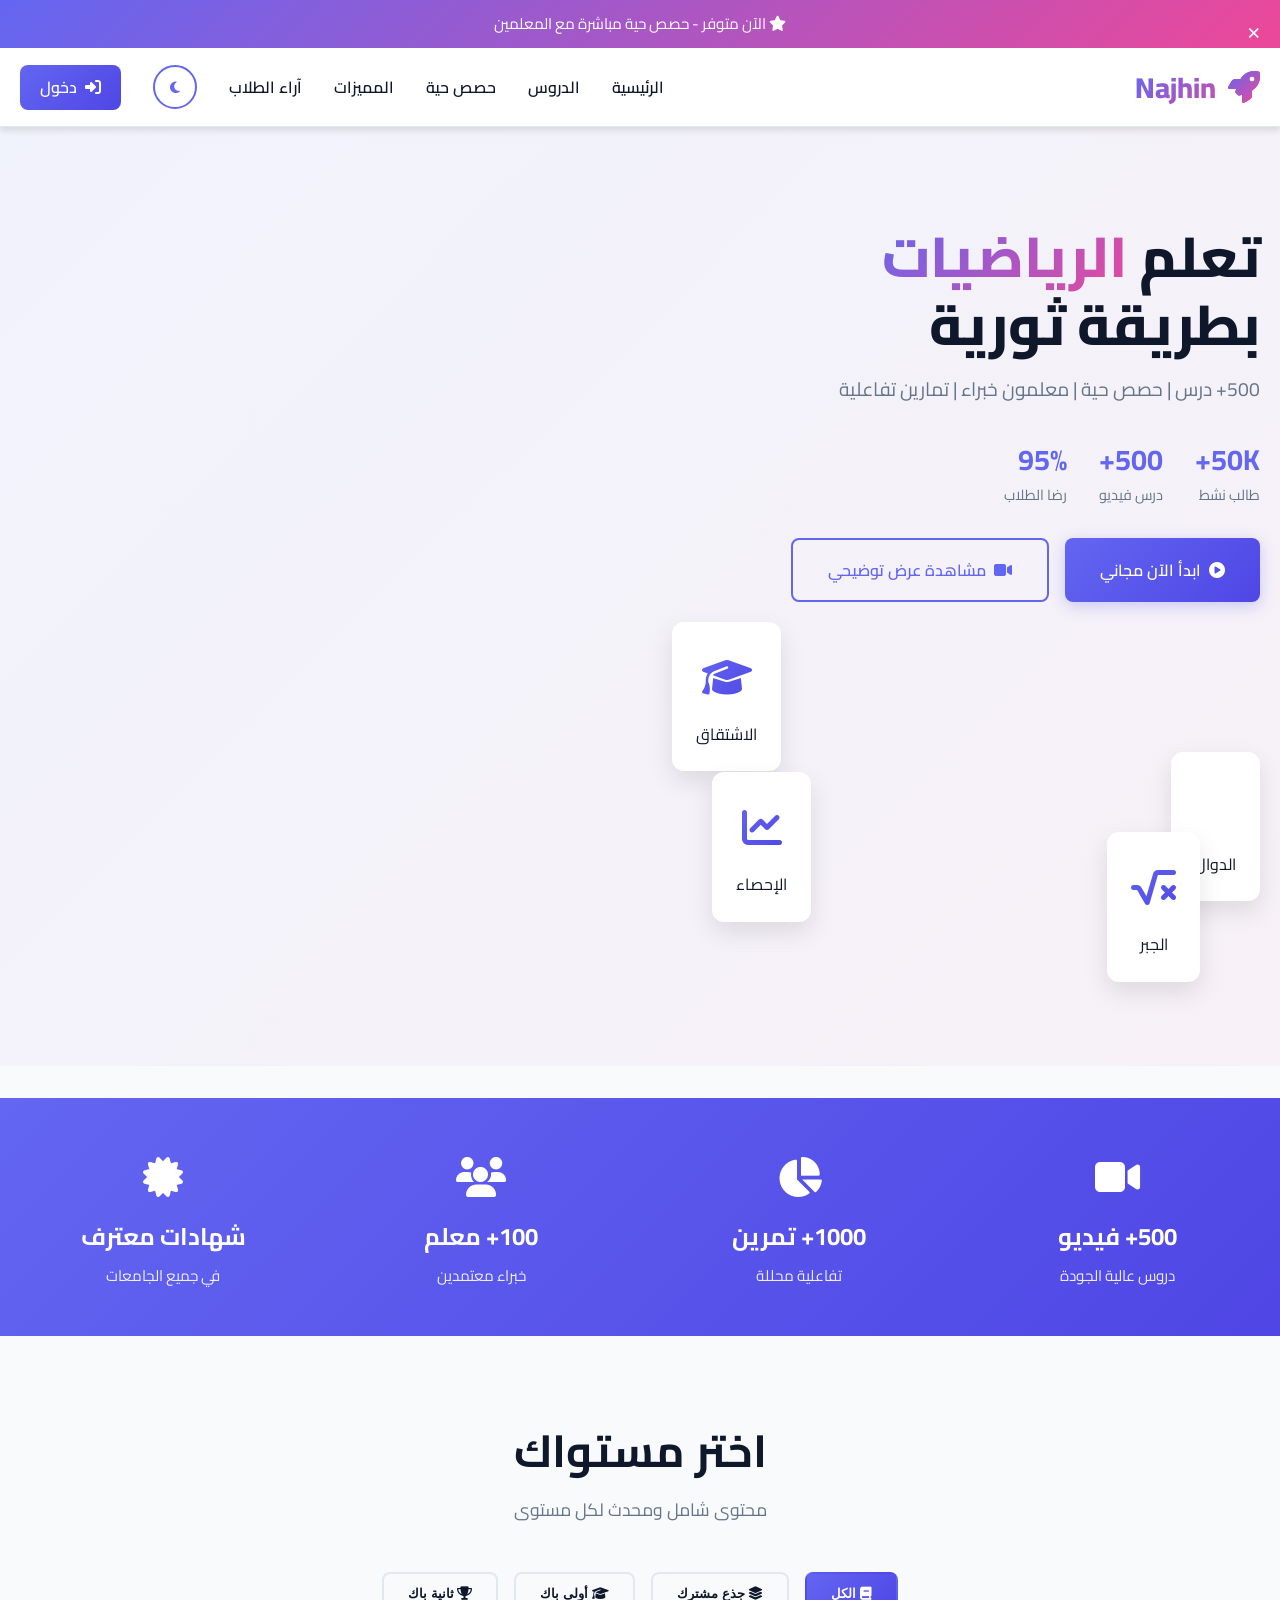
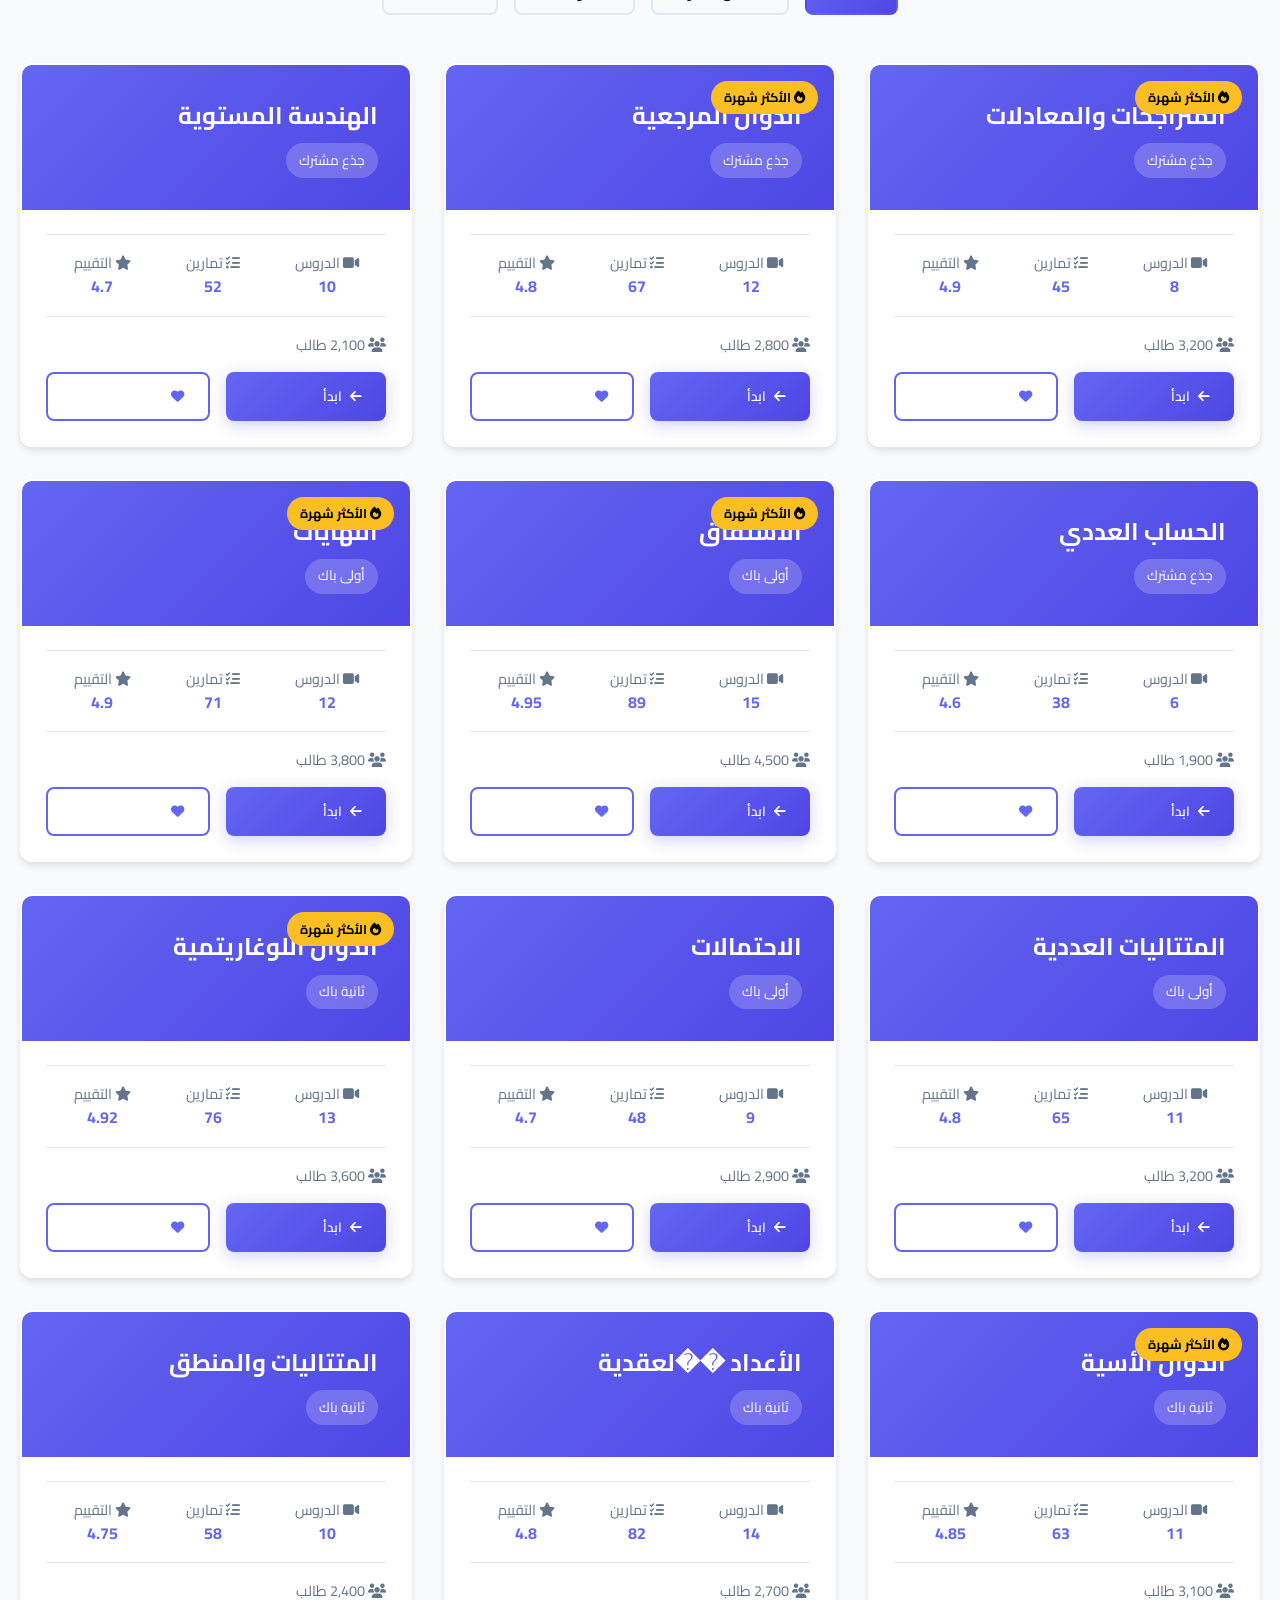
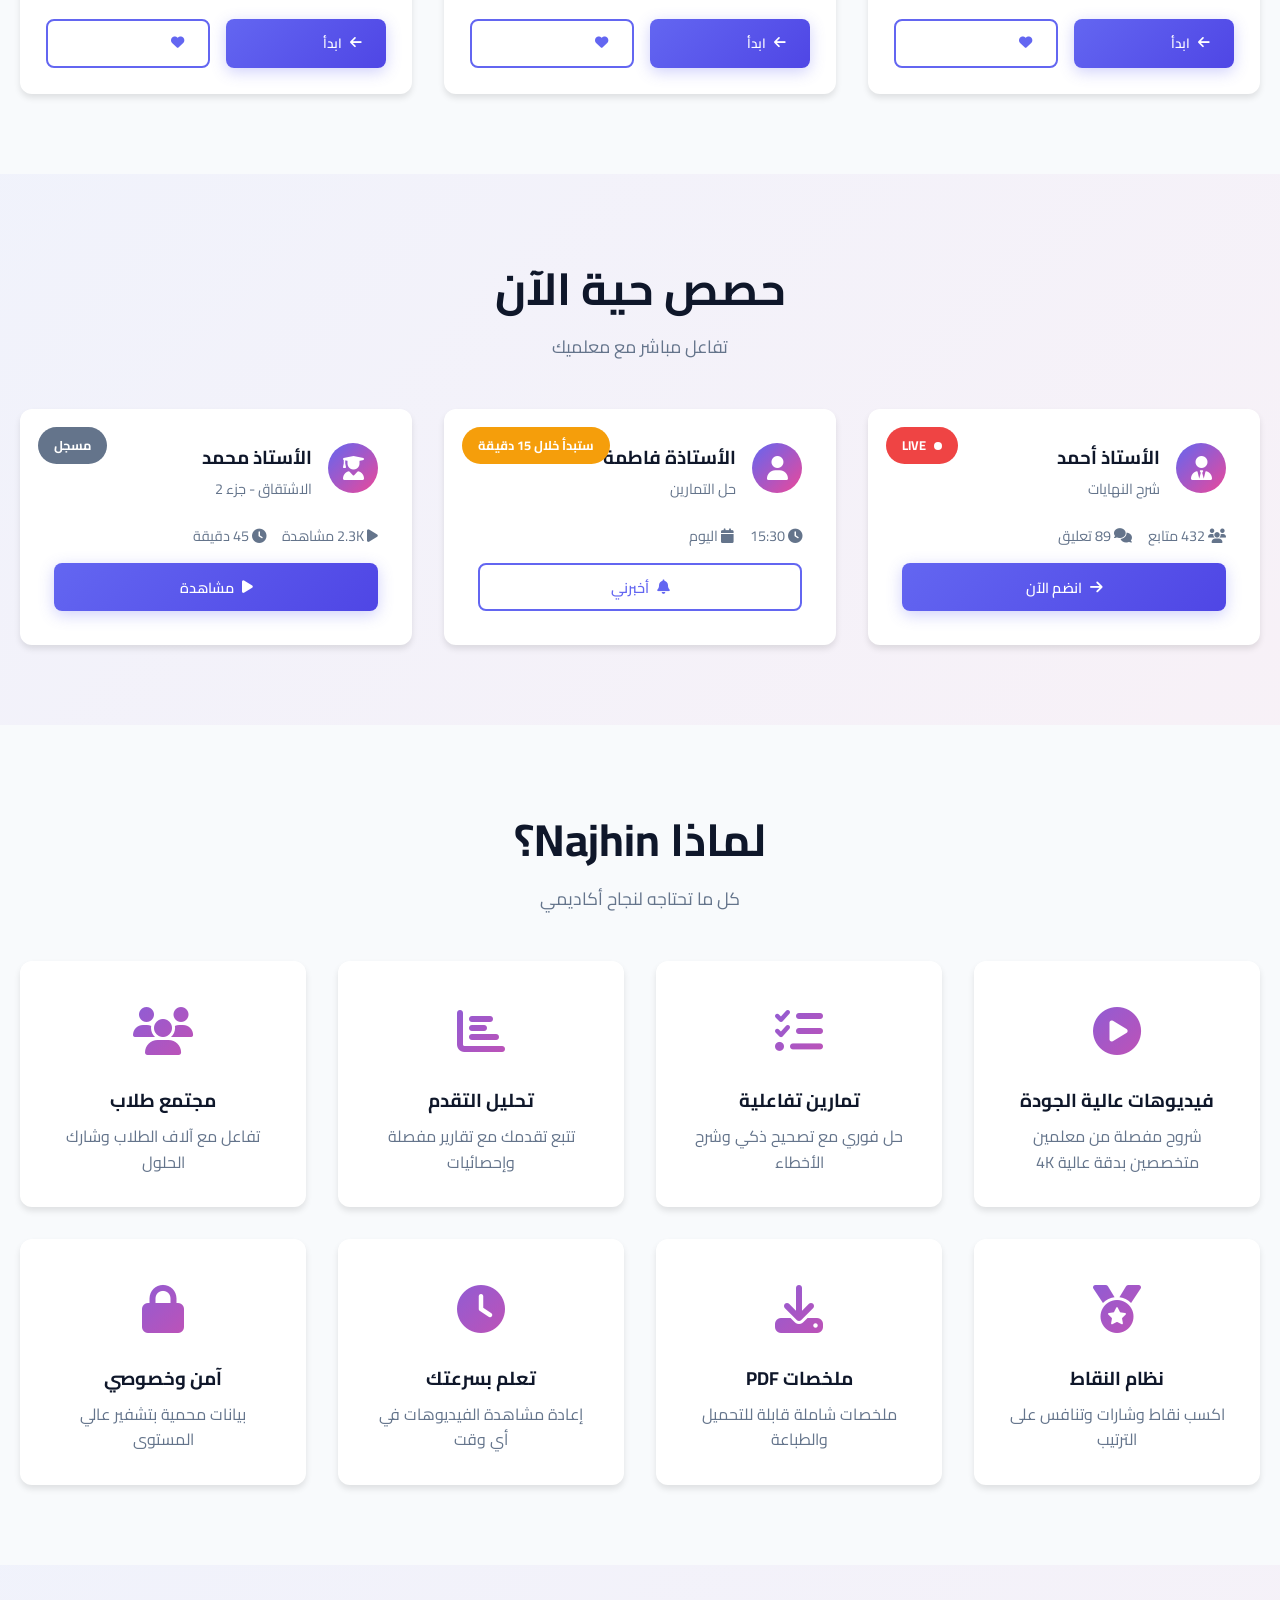
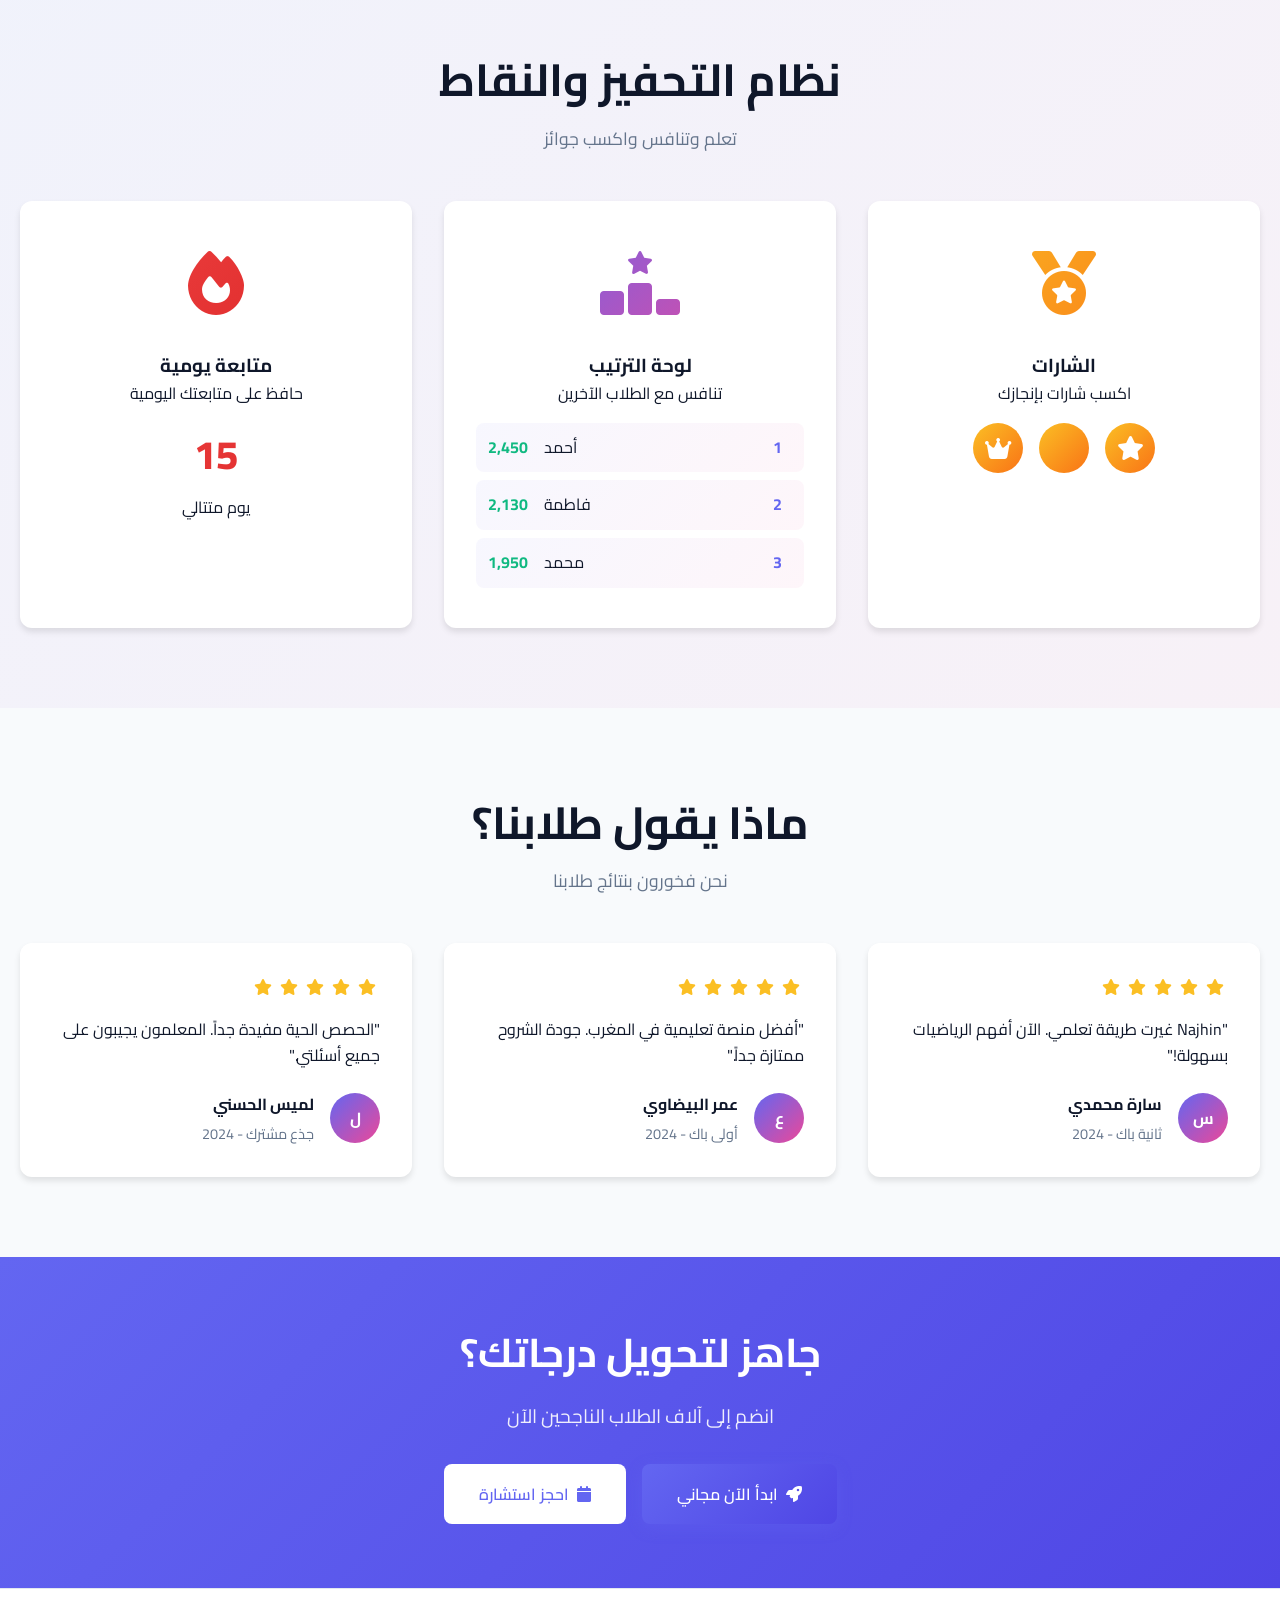
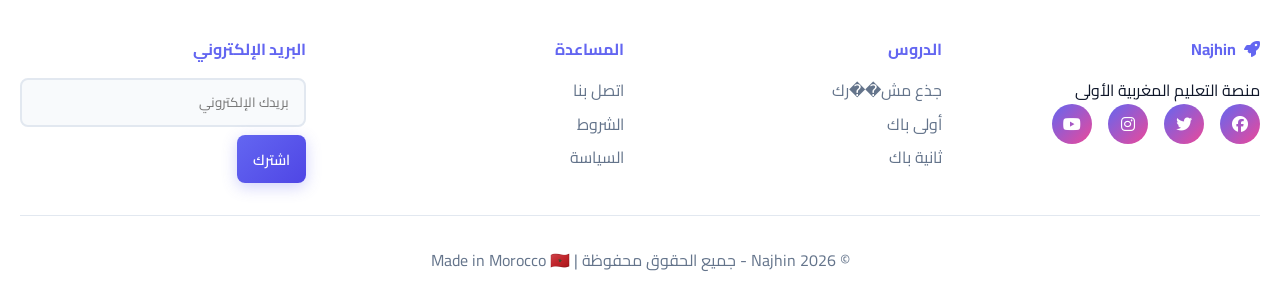
<file: index.html>
<!DOCTYPE html>
<html lang="ar" dir="rtl">
<head>
    <meta charset="UTF-8">
    <meta name="viewport" content="width=device-width, initial-scale=1.0">
    <meta name="description" content="Najhin - أفضل منصة تعليمية مغربية | فيديوهات | أكثر من 500 درس | حي الآن">
    <meta name="theme-color" content="#6366f1">
    <title>Najhin - منصة التعليم المغربية الأولى</title>
    <link href="https://fonts.googleapis.com/css2?family=Cairo:wght@400;500;600;700;800&family=Inter:wght@300;400;500;600;700&display=swap" rel="stylesheet">
    <link rel="stylesheet" href="https://cdnjs.cloudflare.com/ajax/libs/font-awesome/6.4.0/css/all.min.css">
    <link rel="stylesheet" href="css/premium.css">
</head>
<body>
    <!-- TOP BAR -->
    <div class="top-bar">
        <div class="container-fluid">
            <span><i class="fas fa-star"></i> الآن متوفر - حصص حية مباشرة مع المعلمين</span>
            <span class="close-top" onclick="this.parentElement.parentElement.style.display='none'">×</span>
        </div>
    </div>

    <!-- NAVBAR -->
    <nav class="navbar sticky-top">
        <div class="container-fluid">
            <div class="logo-section">
                <div class="logo">
                    <i class="fas fa-rocket"></i>
                    <span>Najhin</span>
                </div>
            </div>

            <button class="mobile-menu-btn" id="mobileMenuBtn">
                <span></span><span></span><span></span>
            </button>

            <ul class="nav-links" id="navLinks">
                <li><a href="#home">الرئيسية</a></li>
                <li><a href="#courses">الدروس</a></li>
                <li><a href="#live">حصص حية</a></li>
                <li><a href="#features">المميزات</a></li>
                <li><a href="#testimonials">آراء الطلاب</a></li>
                <li class="theme-toggle-nav">
                    <button id="themeToggleNav" title="تبديل المظهر">
                        <i class="fas fa-moon"></i>
                    </button>
                </li>
                <li>
                    <a href="#auth" class="btn-auth">
                        <i class="fas fa-sign-in-alt"></i> دخول
                    </a>
                </li>
            </ul>
        </div>
    </nav>

    <!-- HERO SECTION - ULTRA MODERN -->
    <section class="hero" id="home">
        <div class="hero-bg"></div>
        <div class="container-fluid">
            <div class="hero-content">
                <div class="hero-text">
                    <h1 class="hero-title">
                        تعلم <span class="gradient-text">الرياضيات</span> <br>بطريقة ثورية
                    </h1>
                    <p class="hero-subtitle">
                        500+ درس | حصص حية | معلمون خبراء | تمارين تفاعلية
                    </p>
                    <div class="hero-stats">
                        <div class="stat-item">
                            <span class="stat-number">50K+</span>
                            <span class="stat-label">طالب نشط</span>
                        </div>
                        <div class="stat-item">
                            <span class="stat-number">500+</span>
                            <span class="stat-label">درس فيديو</span>
                        </div>
                        <div class="stat-item">
                            <span class="stat-number">95%</span>
                            <span class="stat-label">رضا الطلاب</span>
                        </div>
                    </div>
                    <div class="hero-buttons">
                        <button class="btn btn-primary btn-lg">
                            <i class="fas fa-play-circle"></i> ابدأ الآن مجاني
                        </button>
                        <button class="btn btn-outline btn-lg">
                            <i class="fas fa-video"></i> مشاهدة عرض توضيحي
                        </button>
                    </div>
                </div>

                <div class="hero-visual">
                    <div class="floating-card card-1">
                        <div class="card-icon"><i class="fas fa-graduation-cap"></i></div>
                        <p>الاشتقاق</p>
                    </div>
                    <div class="floating-card card-2">
                        <div class="card-icon"><i class="fas fa-function"></i></div>
                        <p>الدوال</p>
                    </div>
                    <div class="floating-card card-3">
                        <div class="card-icon"><i class="fas fa-chart-line"></i></div>
                        <p>الإحصاء</p>
                    </div>
                    <div class="floating-card card-4">
                        <div class="card-icon"><i class="fas fa-square-root-alt"></i></div>
                        <p>الجبر</p>
                    </div>
                </div>
            </div>
        </div>
    </section>

    <!-- QUICK STATS BANNER -->
    <section class="quick-stats">
        <div class="container-fluid">
            <div class="stat-box">
                <div class="stat-box-icon"><i class="fas fa-video"></i></div>
                <h3>500+ فيديو</h3>
                <p>دروس عالية الجودة</p>
            </div>
            <div class="stat-box">
                <div class="stat-box-icon"><i class="fas fa-chart-pie"></i></div>
                <h3>1000+ تمرين</h3>
                <p>تفاعلية محللة</p>
            </div>
            <div class="stat-box">
                <div class="stat-box-icon"><i class="fas fa-users"></i></div>
                <h3>100+ معلم</h3>
                <p>خبراء معتمدين</p>
            </div>
            <div class="stat-box">
                <div class="stat-box-icon"><i class="fas fa-certificate"></i></div>
                <h3>شهادات معترف</h3>
                <p>في جميع الجامعات</p>
            </div>
        </div>
    </section>

    <!-- COURSES SECTION - GRID MODERN -->
    <section class="courses" id="courses">
        <div class="container-fluid">
            <div class="section-header">
                <h2>اختر مستواك</h2>
                <p>محتوى شامل ومحدث لكل مستوى</p>
            </div>

            <div class="level-tabs">
                <button class="tab-btn active" onclick="switchLevel('all')">
                    <i class="fas fa-book"></i> الكل
                </button>
                <button class="tab-btn" onclick="switchLevel('tronc')">
                    <i class="fas fa-layer-group"></i> جذع مشترك
                </button>
                <button class="tab-btn" onclick="switchLevel('1bac')">
                    <i class="fas fa-graduation-cap"></i> أولى باك
                </button>
                <button class="tab-btn" onclick="switchLevel('2bac')">
                    <i class="fas fa-trophy"></i> ثانية باك
                </button>
            </div>

            <div class="courses-grid">
                <!-- COURSE CARDS WILL BE GENERATED BY JS -->
            </div>
        </div>
    </section>

    <!-- LIVE CLASSES SECTION -->
    <section class="live-section" id="live">
        <div class="container-fluid">
            <div class="section-header">
                <h2>حصص حية الآن</h2>
                <p>تفاعل مباشر مع معلميك</p>
            </div>

            <div class="live-classes-grid">
                <div class="live-card live-active">
                    <div class="live-badge">
                        <span class="pulse"></span> LIVE
                    </div>
                    <div class="live-teacher">
                        <div class="teacher-avatar">
                            <i class="fas fa-user-tie"></i>
                        </div>
                        <div class="teacher-info">
                            <h3>الأستاذ أحمد</h3>
                            <p>شرح النهايات</p>
                        </div>
                    </div>
                    <div class="live-stats">
                        <span><i class="fas fa-users"></i> 432 متابع</span>
                        <span><i class="fas fa-comments"></i> 89 تعليق</span>
                    </div>
                    <button class="btn btn-primary btn-sm w-100">
                        <i class="fas fa-arrow-right"></i> انضم الآن
                    </button>
                </div>

                <div class="live-card">
                    <div class="live-badge upcoming">ستبدأ خلال 15 دقيقة</div>
                    <div class="live-teacher">
                        <div class="teacher-avatar">
                            <i class="fas fa-user"></i>
                        </div>
                        <div class="teacher-info">
                            <h3>الأستاذة فاطمة</h3>
                            <p>حل التمارين</p>
                        </div>
                    </div>
                    <div class="live-stats">
                        <span><i class="fas fa-clock"></i> 15:30</span>
                        <span><i class="fas fa-calendar"></i> اليوم</span>
                    </div>
                    <button class="btn btn-outline btn-sm w-100">
                        <i class="fas fa-bell"></i> أخبرني
                    </button>
                </div>

                <div class="live-card">
                    <div class="live-badge recorded">مسجل</div>
                    <div class="live-teacher">
                        <div class="teacher-avatar">
                            <i class="fas fa-user-graduate"></i>
                        </div>
                        <div class="teacher-info">
                            <h3>الأستاذ محمد</h3>
                            <p>الاشتقاق - جزء 2</p>
                        </div>
                    </div>
                    <div class="live-stats">
                        <span><i class="fas fa-play"></i> 2.3K مشاهدة</span>
                        <span><i class="fas fa-clock"></i> 45 دقيقة</span>
                    </div>
                    <button class="btn btn-primary btn-sm w-100">
                        <i class="fas fa-play"></i> مشاهدة
                    </button>
                </div>
            </div>
        </div>
    </section>

    <!-- FEATURES SECTION - PREMIUM -->
    <section class="features" id="features">
        <div class="container-fluid">
            <div class="section-header">
                <h2>لماذا Najhin؟</h2>
                <p>كل ما تحتاجه لنجاح أكاديمي</p>
            </div>

            <div class="features-grid">
                <div class="feature-card">
                    <div class="feature-icon"><i class="fas fa-play-circle"></i></div>
                    <h3>فيديوهات عالية الجودة</h3>
                    <p>شروح مفصلة من معلمين متخصصين بدقة عالية 4K</p>
                </div>

                <div class="feature-card">
                    <div class="feature-icon"><i class="fas fa-tasks"></i></div>
                    <h3>تمارين تفاعلية</h3>
                    <p>حل فوري مع تصحيح ذكي وشرح الأخطاء</p>
                </div>

                <div class="feature-card">
                    <div class="feature-icon"><i class="fas fa-chart-bar"></i></div>
                    <h3>تحليل التقدم</h3>
                    <p>تتبع تقدمك مع تقارير مفصلة وإحصائيات</p>
                </div>

                <div class="feature-card">
                    <div class="feature-icon"><i class="fas fa-users"></i></div>
                    <h3>مجتمع طلاب</h3>
                    <p>تفاعل مع آلاف الطلاب وشارك الحلول</p>
                </div>

                <div class="feature-card">
                    <div class="feature-icon"><i class="fas fa-medal"></i></div>
                    <h3>نظام النقاط</h3>
                    <p>اكسب نقاط وشارات وتنافس على الترتيب</p>
                </div>

                <div class="feature-card">
                    <div class="feature-icon"><i class="fas fa-download"></i></div>
                    <h3>ملخصات PDF</h3>
                    <p>ملخصات شاملة قابلة للتحميل والطباعة</p>
                </div>

                <div class="feature-card">
                    <div class="feature-icon"><i class="fas fa-clock"></i></div>
                    <h3>تعلم بسرعتك</h3>
                    <p>إعادة مشاهدة الفيديوهات في أي وقت</p>
                </div>

                <div class="feature-card">
                    <div class="feature-icon"><i class="fas fa-lock"></i></div>
                    <h3>آمن وخصوصي</h3>
                    <p>بيانات محمية بتشفير عالي المستوى</p>
                </div>
            </div>
        </div>
    </section>

    <!-- GAMIFICATION SECTION -->
    <section class="gamification">
        <div class="container-fluid">
            <div class="section-header">
                <h2>نظام التحفيز والنقاط</h2>
                <p>تعلم وتنافس واكسب جوائز</p>
            </div>

            <div class="gamification-grid">
                <div class="gamification-card">
                    <div class="gamification-icon badges">
                        <i class="fas fa-medal"></i>
                    </div>
                    <h3>الشارات</h3>
                    <p>اكسب شارات بإنجازك</p>
                    <div class="badges-showcase">
                        <span class="badge"><i class="fas fa-star"></i></span>
                        <span class="badge"><i class="fas fa-flame"></i></span>
                        <span class="badge"><i class="fas fa-crown"></i></span>
                    </div>
                </div>

                <div class="gamification-card">
                    <div class="gamification-icon leaderboard">
                        <i class="fas fa-ranking-star"></i>
                    </div>
                    <h3>لوحة الترتيب</h3>
                    <p>تنافس مع الطلاب الآخرين</p>
                    <div class="mini-leaderboard">
                        <div class="leaderboard-item">
                            <span class="rank">1</span>
                            <span class="name">أحمد</span>
                            <span class="points">2,450</span>
                        </div>
                        <div class="leaderboard-item">
                            <span class="rank">2</span>
                            <span class="name">فاطمة</span>
                            <span class="points">2,130</span>
                        </div>
                        <div class="leaderboard-item">
                            <span class="rank">3</span>
                            <span class="name">محمد</span>
                            <span class="points">1,950</span>
                        </div>
                    </div>
                </div>

                <div class="gamification-card">
                    <div class="gamification-icon streaks">
                        <i class="fas fa-fire"></i>
                    </div>
                    <h3>متابعة يومية</h3>
                    <p>حافظ على متابعتك اليومية</p>
                    <div class="streak-counter">
                        <span class="streak-number">15</span>
                        <span class="streak-label">يوم متتالي</span>
                    </div>
                </div>
            </div>
        </div>
    </section>

    <!-- TESTIMONIALS -->
    <section class="testimonials" id="testimonials">
        <div class="container-fluid">
            <div class="section-header">
                <h2>ماذا يقول طلابنا؟</h2>
                <p>نحن فخورون بنتائج طلابنا</p>
            </div>

            <div class="testimonials-grid">
                <div class="testimonial-card">
                    <div class="stars">
                        <i class="fas fa-star"></i>
                        <i class="fas fa-star"></i>
                        <i class="fas fa-star"></i>
                        <i class="fas fa-star"></i>
                        <i class="fas fa-star"></i>
                    </div>
                    <p>"Najhin غيرت طريقة تعلمي. الآن أفهم الرياضيات بسهولة!"</p>
                    <div class="testimonial-author">
                        <div class="author-avatar">س</div>
                        <div>
                            <h4>سارة محمدي</h4>
                            <p>ثانية باك - 2024</p>
                        </div>
                    </div>
                </div>

                <div class="testimonial-card">
                    <div class="stars">
                        <i class="fas fa-star"></i>
                        <i class="fas fa-star"></i>
                        <i class="fas fa-star"></i>
                        <i class="fas fa-star"></i>
                        <i class="fas fa-star"></i>
                    </div>
                    <p>"أفضل منصة تعليمية في المغرب. جودة الشروح ممتازة جداً."</p>
                    <div class="testimonial-author">
                        <div class="author-avatar">ع</div>
                        <div>
                            <h4>عمر البيضاوي</h4>
                            <p>أولى باك - 2024</p>
                        </div>
                    </div>
                </div>

                <div class="testimonial-card">
                    <div class="stars">
                        <i class="fas fa-star"></i>
                        <i class="fas fa-star"></i>
                        <i class="fas fa-star"></i>
                        <i class="fas fa-star"></i>
                        <i class="fas fa-star"></i>
                    </div>
                    <p>"الحصص الحية مفيدة جداً. المعلمون يجيبون على جميع أسئلتي."</p>
                    <div class="testimonial-author">
                        <div class="author-avatar">ل</div>
                        <div>
                            <h4>لميس الحسني</h4>
                            <p>جذع مشترك - 2024</p>
                        </div>
                    </div>
                </div>
            </div>
        </div>
    </section>

    <!-- CTA SECTION -->
    <section class="cta-premium">
        <div class="container-fluid">
            <div class="cta-content">
                <h2>جاهز لتحويل درجاتك؟</h2>
                <p>انضم إلى آلاف الطلاب الناجحين الآن</p>
                <div class="cta-buttons">
                    <button class="btn btn-primary btn-lg">
                        <i class="fas fa-rocket"></i> ابدأ الآن مجاني
                    </button>
                    <button class="btn btn-light btn-lg">
                        <i class="fas fa-calendar"></i> احجز استشارة
                    </button>
                </div>
            </div>
        </div>
    </section>

    <!-- FOOTER -->
    <footer class="footer-premium">
        <div class="container-fluid">
            <div class="footer-grid">
                <div class="footer-section">
                    <h4><i class="fas fa-rocket"></i> Najhin</h4>
                    <p>منصة التعليم المغربية الأولى</p>
                    <div class="social-links">
                        <a href="#"><i class="fab fa-facebook"></i></a>
                        <a href="#"><i class="fab fa-twitter"></i></a>
                        <a href="#"><i class="fab fa-instagram"></i></a>
                        <a href="#"><i class="fab fa-youtube"></i></a>
                    </div>
                </div>
                <div class="footer-section">
                    <h4>الدروس</h4>
                    <ul>
                        <li><a href="#">جذع مش��رك</a></li>
                        <li><a href="#">أولى باك</a></li>
                        <li><a href="#">ثانية باك</a></li>
                    </ul>
                </div>
                <div class="footer-section">
                    <h4>المساعدة</h4>
                    <ul>
                        <li><a href="#">اتصل بنا</a></li>
                        <li><a href="#">الشروط</a></li>
                        <li><a href="#">السياسة</a></li>
                    </ul>
                </div>
                <div class="footer-section">
                    <h4>البريد الإلكتروني</h4>
                    <input type="email" placeholder="بريدك الإلكتروني" class="email-input">
                    <button class="btn btn-primary btn-sm">اشترك</button>
                </div>
            </div>
            <div class="footer-bottom">
                <p>&copy; 2026 Najhin - جميع الحقوق محفوظة | Made in Morocco 🇲🇦</p>
            </div>
        </div>
    </footer>

    <script src="js/premium.js"></script>
</body>
</html>
</file>
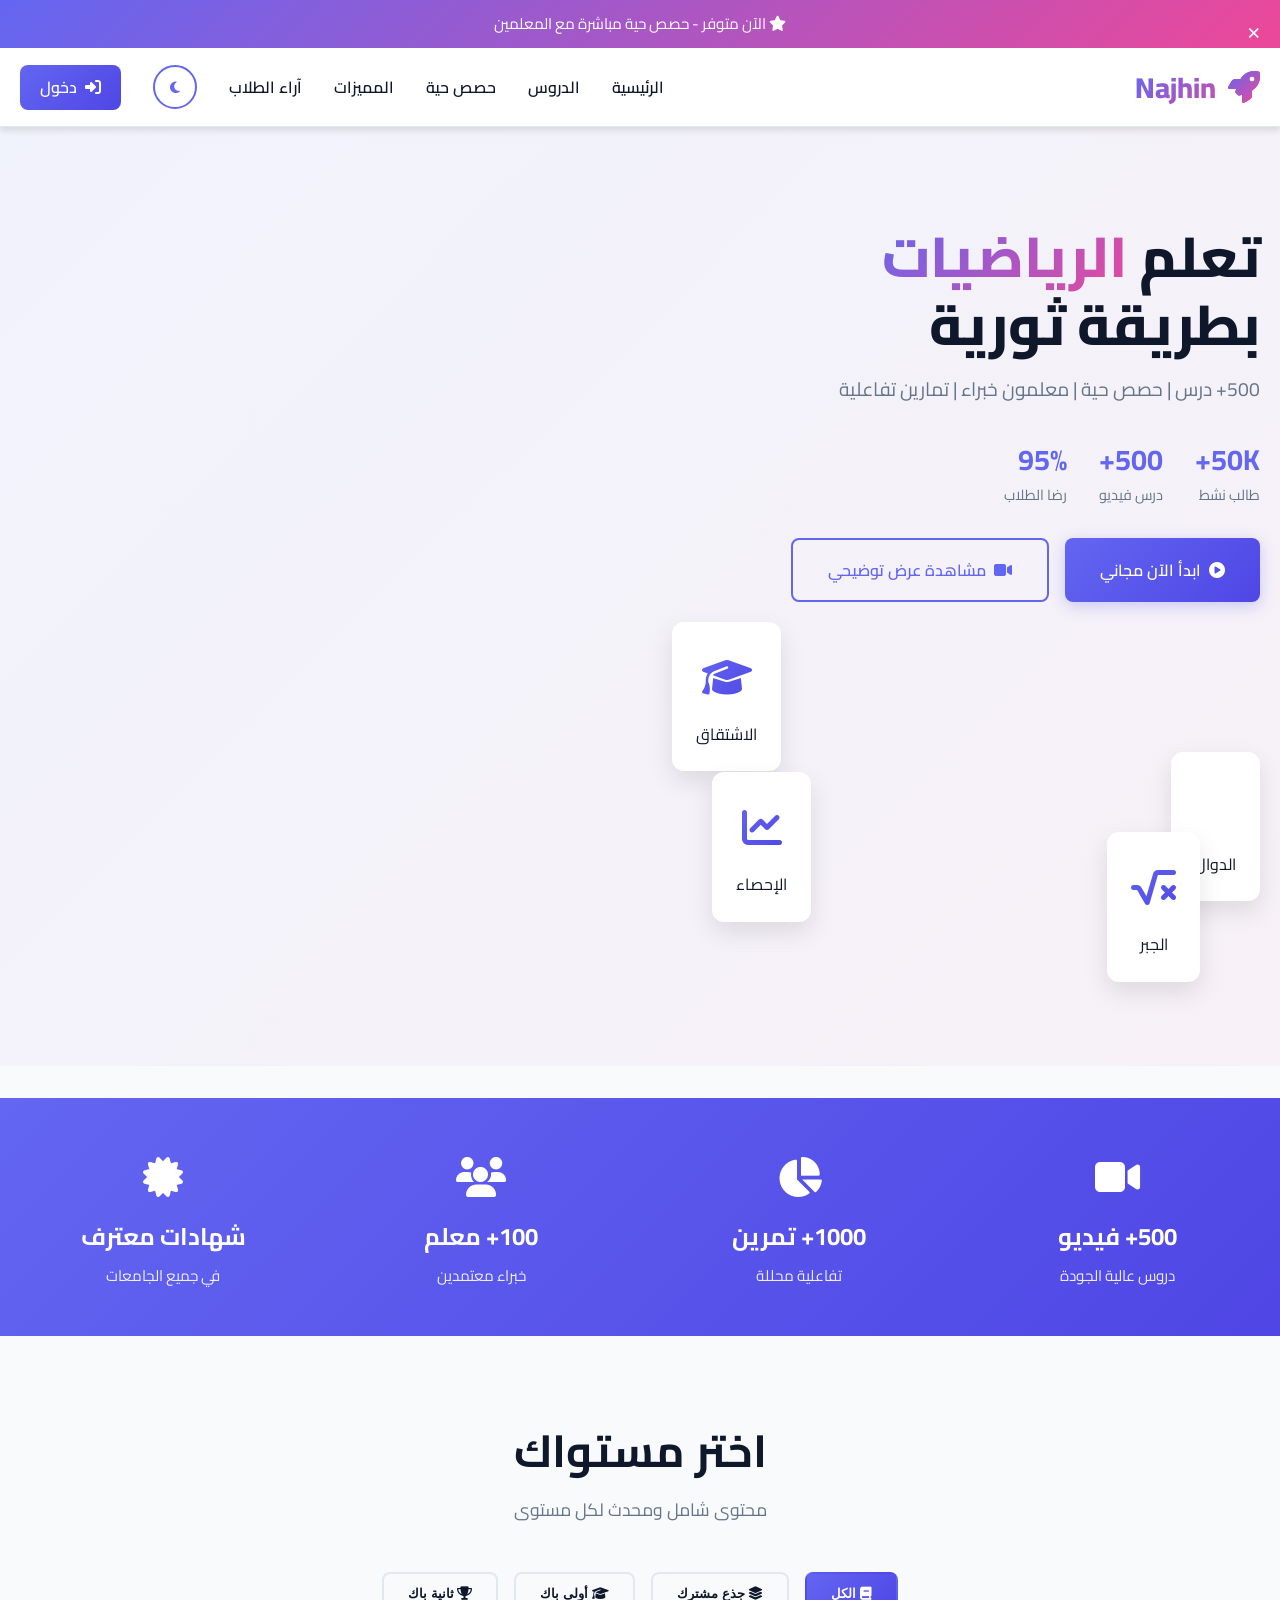
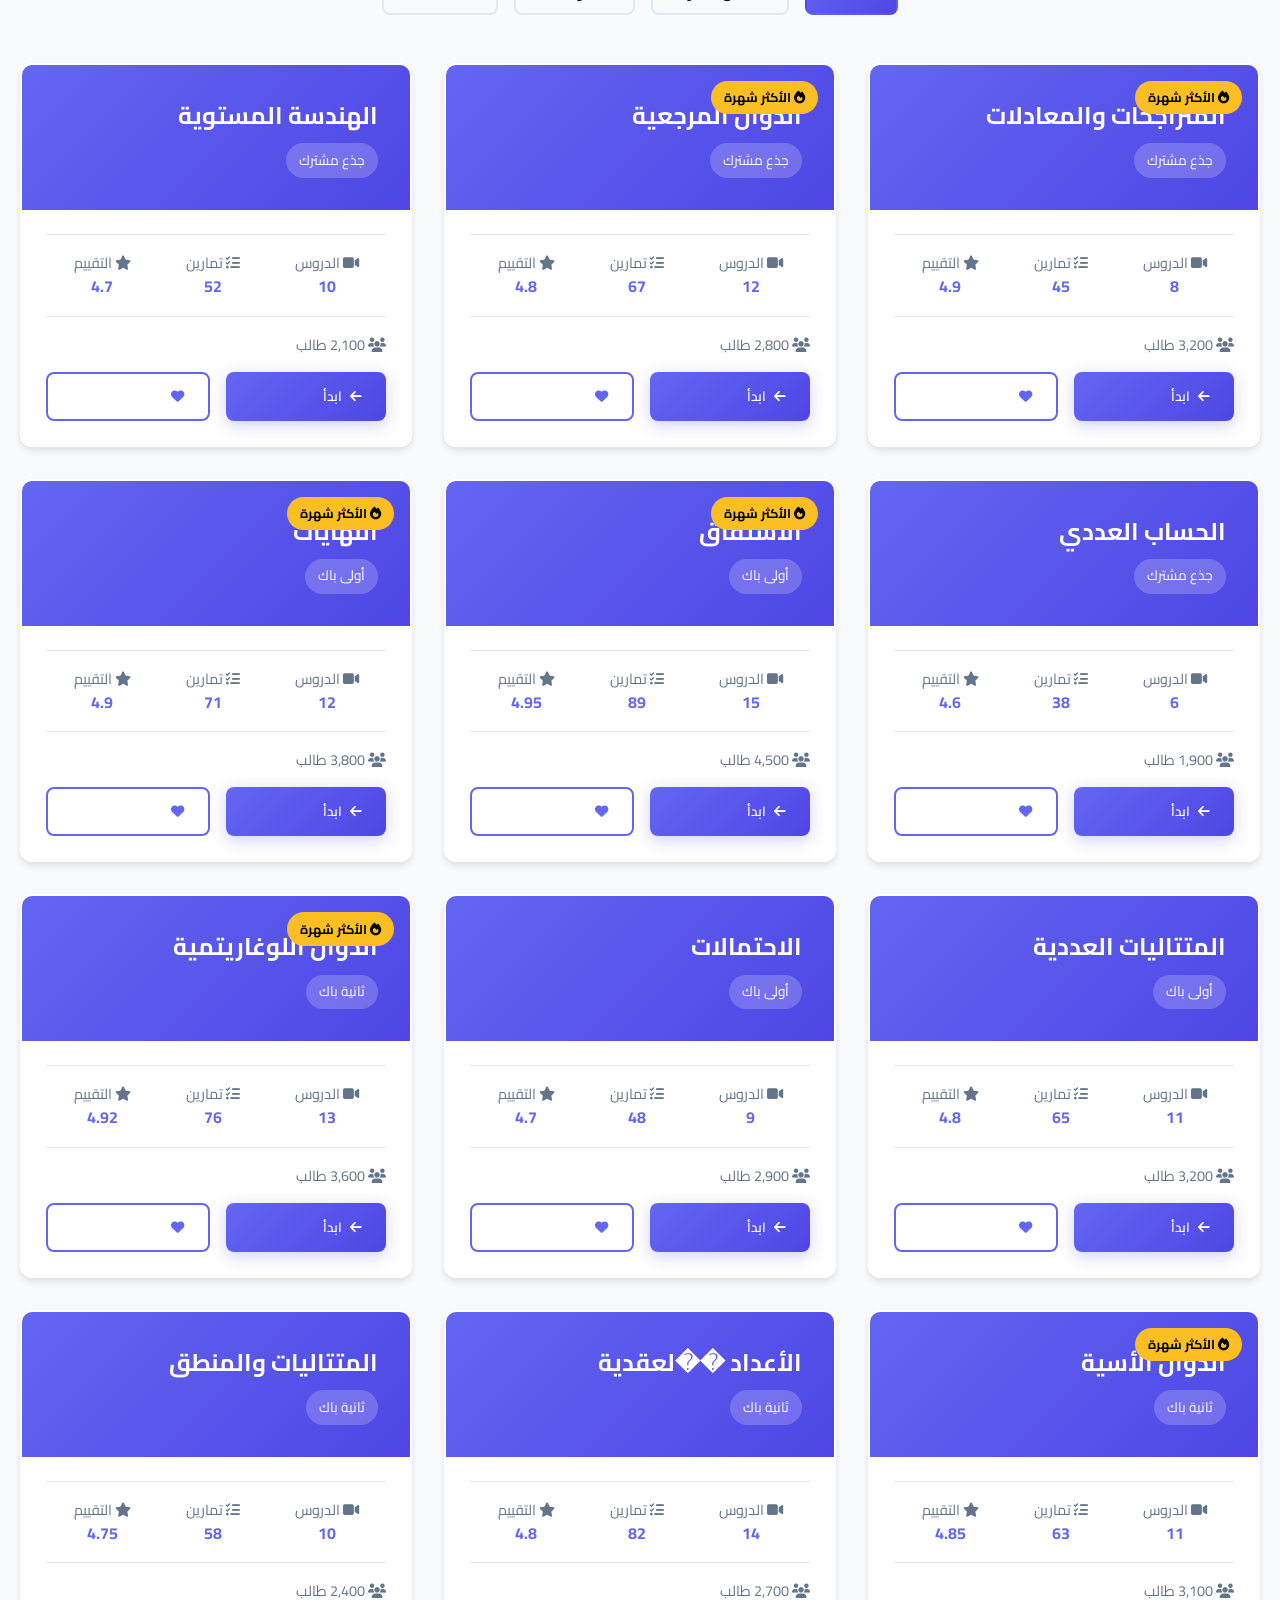
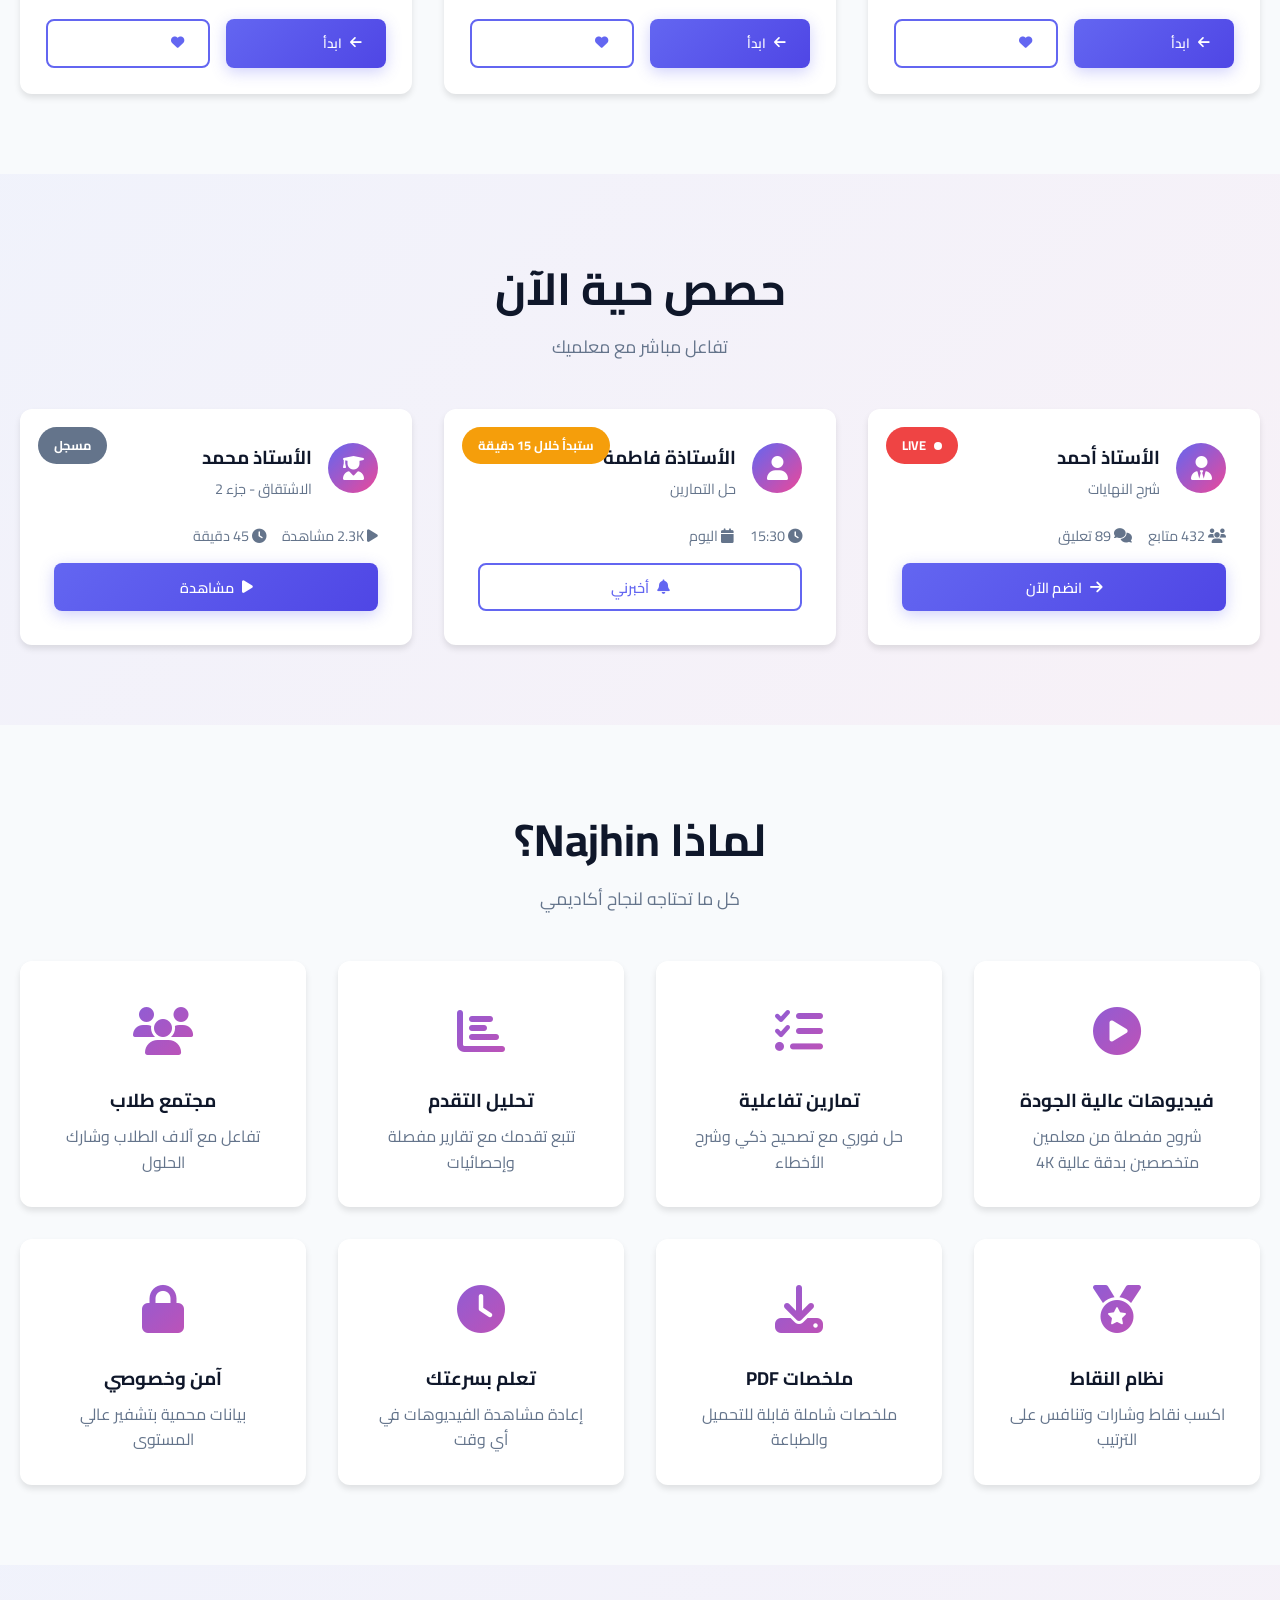
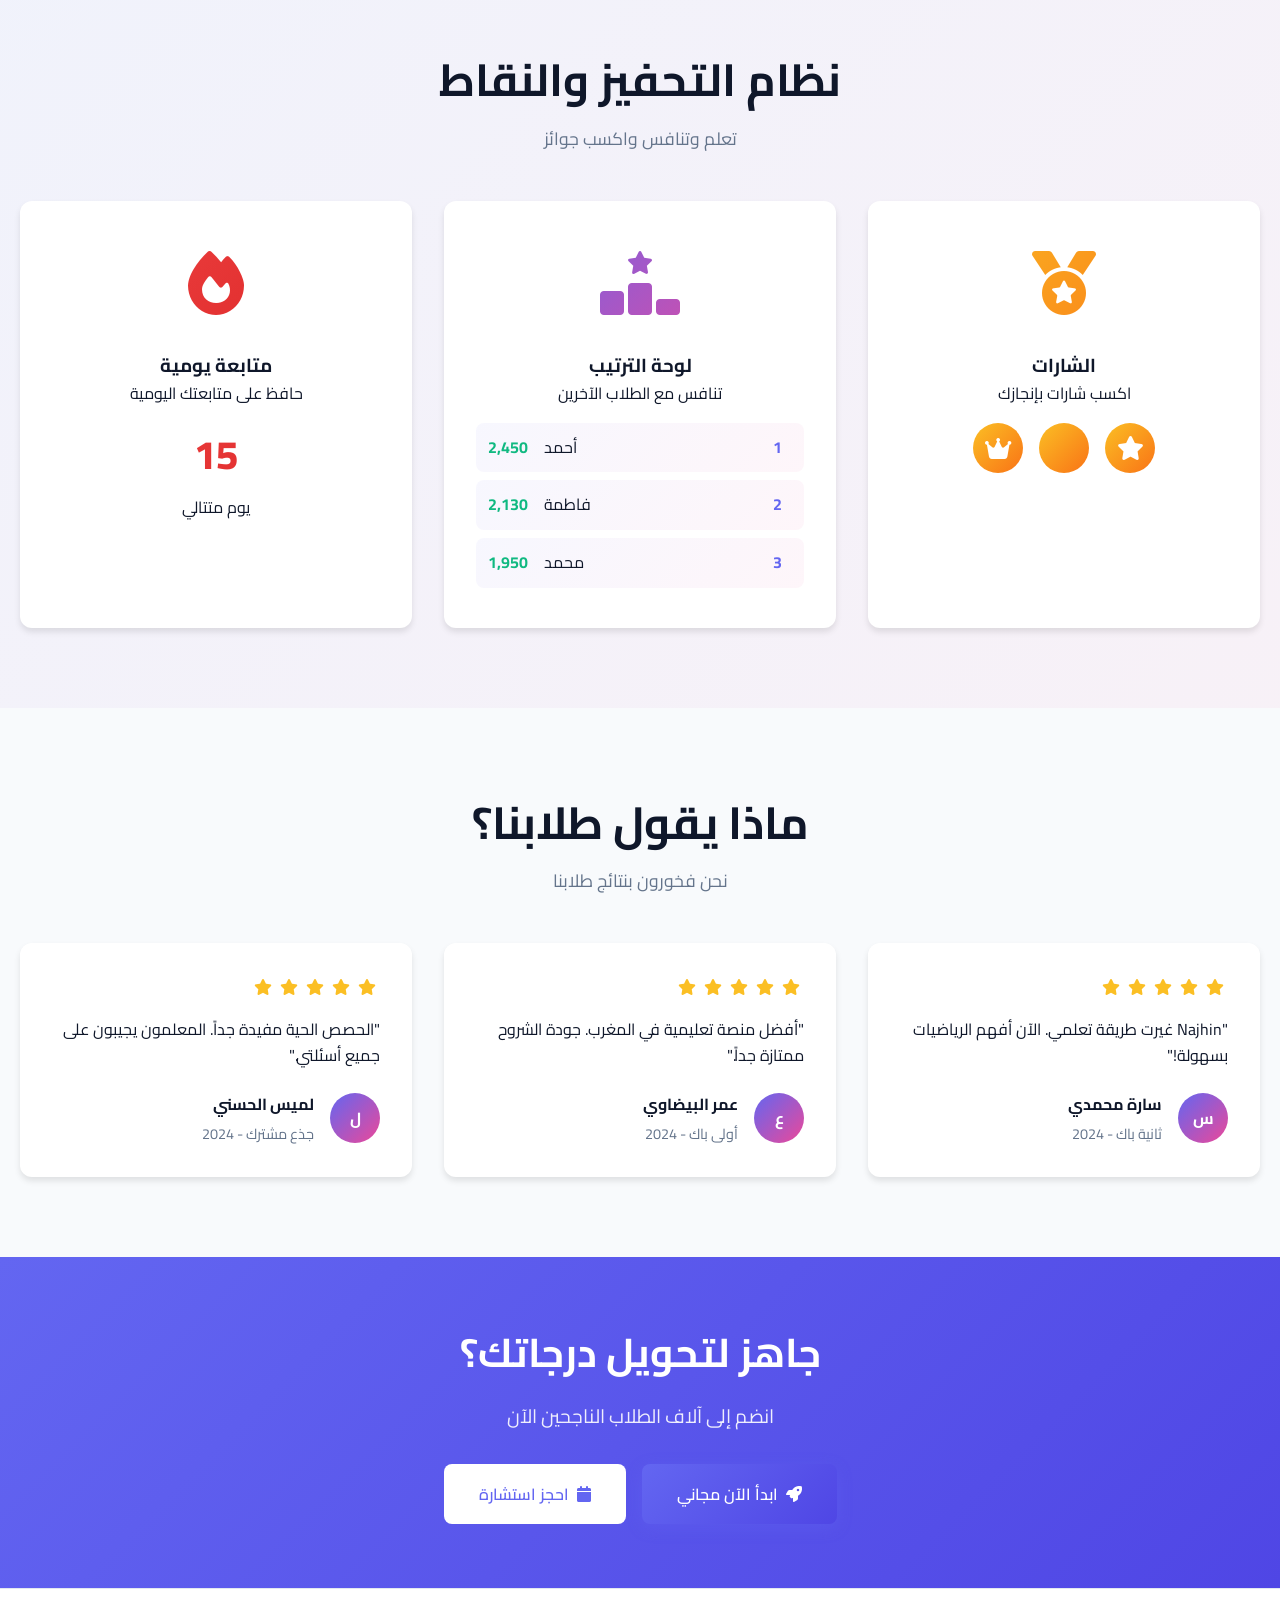
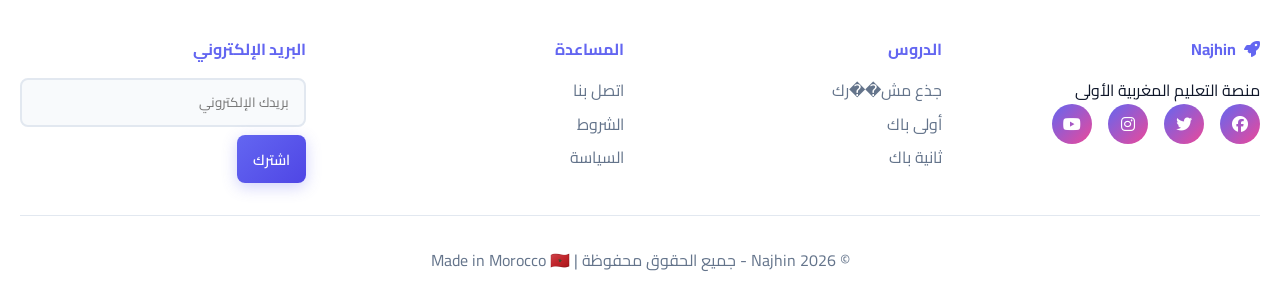
<file: 1bac.html>
<!DOCTYPE html>
<html lang="ar" dir="rtl">
<head>
    <meta charset="UTF-8">
    <meta name="viewport" content="width=device-width, initial-scale=1.0">
    <meta name="description" content="دروس أولى باك - Najhin">
    <title>أولى باك - Najhin</title>
    <link href="https://fonts.googleapis.com/css2?family=Cairo:wght@400;500;600;700;800&display=swap" rel="stylesheet">
    <link rel="stylesheet" href="https://cdnjs.cloudflare.com/ajax/libs/font-awesome/6.4.0/css/all.min.css">
    <link rel="stylesheet" href="css/style.css">
</head>
<body>
    <!-- NAVBAR -->
    <nav class="navbar">
        <div class="container">
            <div class="logo">
                <i class="fas fa-rocket"></i>
                <span>Najhin</span>
            </div>
            <button class="nav-toggle" id="navToggle"><i class="fas fa-bars"></i></button>
            <ul class="nav-links" id="navMenu">
                <li><a href="index.html">الرئيسية</a></li>
                <li><a href="tronc.html">جذع مشترك</a></li>
                <li><a href="1bac.html">أولى باك</a></li>
                <li><a href="2bac.html">ثانية باك</a></li>
                <li><button id="themeToggle" title="تبديل المظهر"><i class="fas fa-moon"></i></button></li>
            </ul>
        </div>
    </nav>

    <!-- PAGE HEADER -->
    <section class="page-header">
        <div class="container">
            <h1>أولى باك</h1>
            <p>دروس متقدمة - 4 دروس رئيسية</p>
        </div>
    </section>

    <!-- LESSONS GRID -->
    <main class="container">
        <div class="lessons-grid" id="lessonsGrid"></div>
    </main>

    <!-- FOOTER -->
    <footer>
        <div class="container">
            <p>&copy; 2026 Najhin - منصة تعليم الرياضيات. جميع الحقوق محفوظة.</p>
        </div>
    </footer>

    <script src="js/main.js"></script>
    <script>
        document.addEventListener('DOMContentLoaded', () => {
            displayLessonsByLevel('1bac');
        });
    </script>
</body>
</html>
</file>
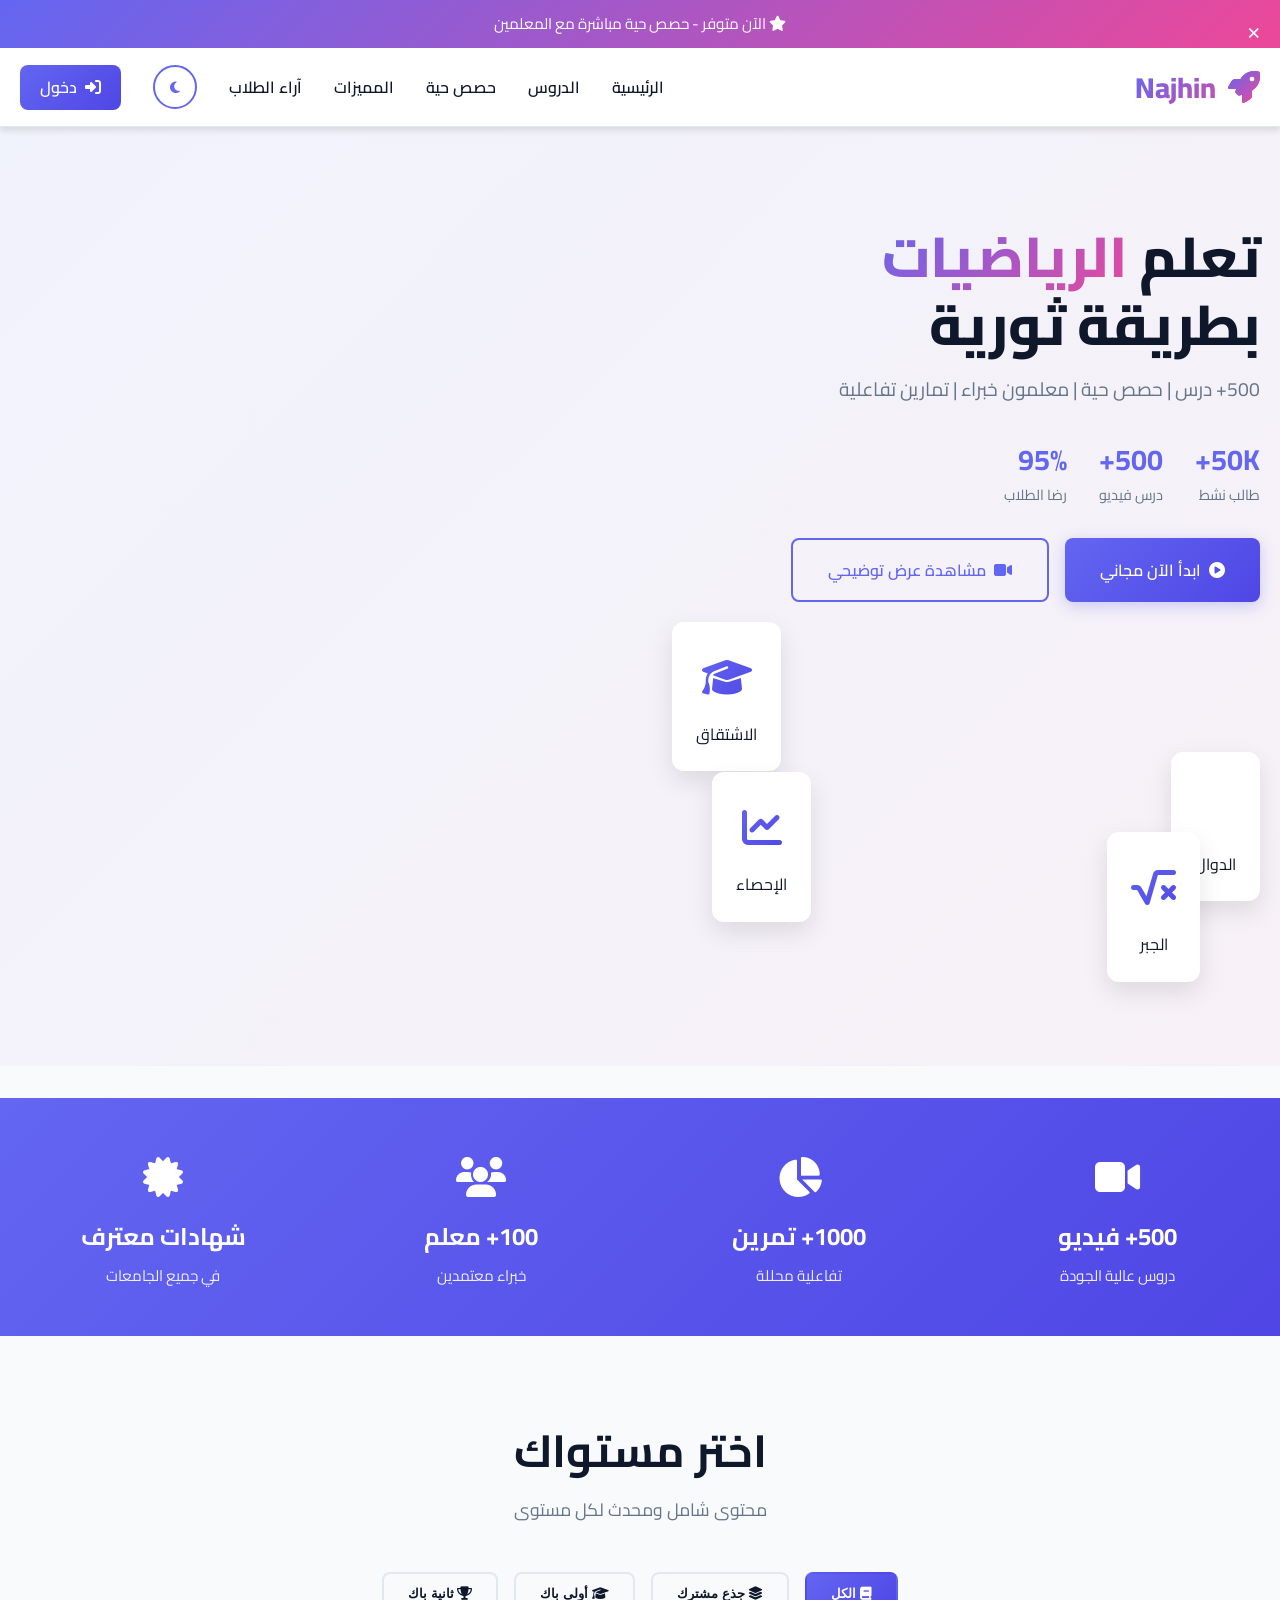
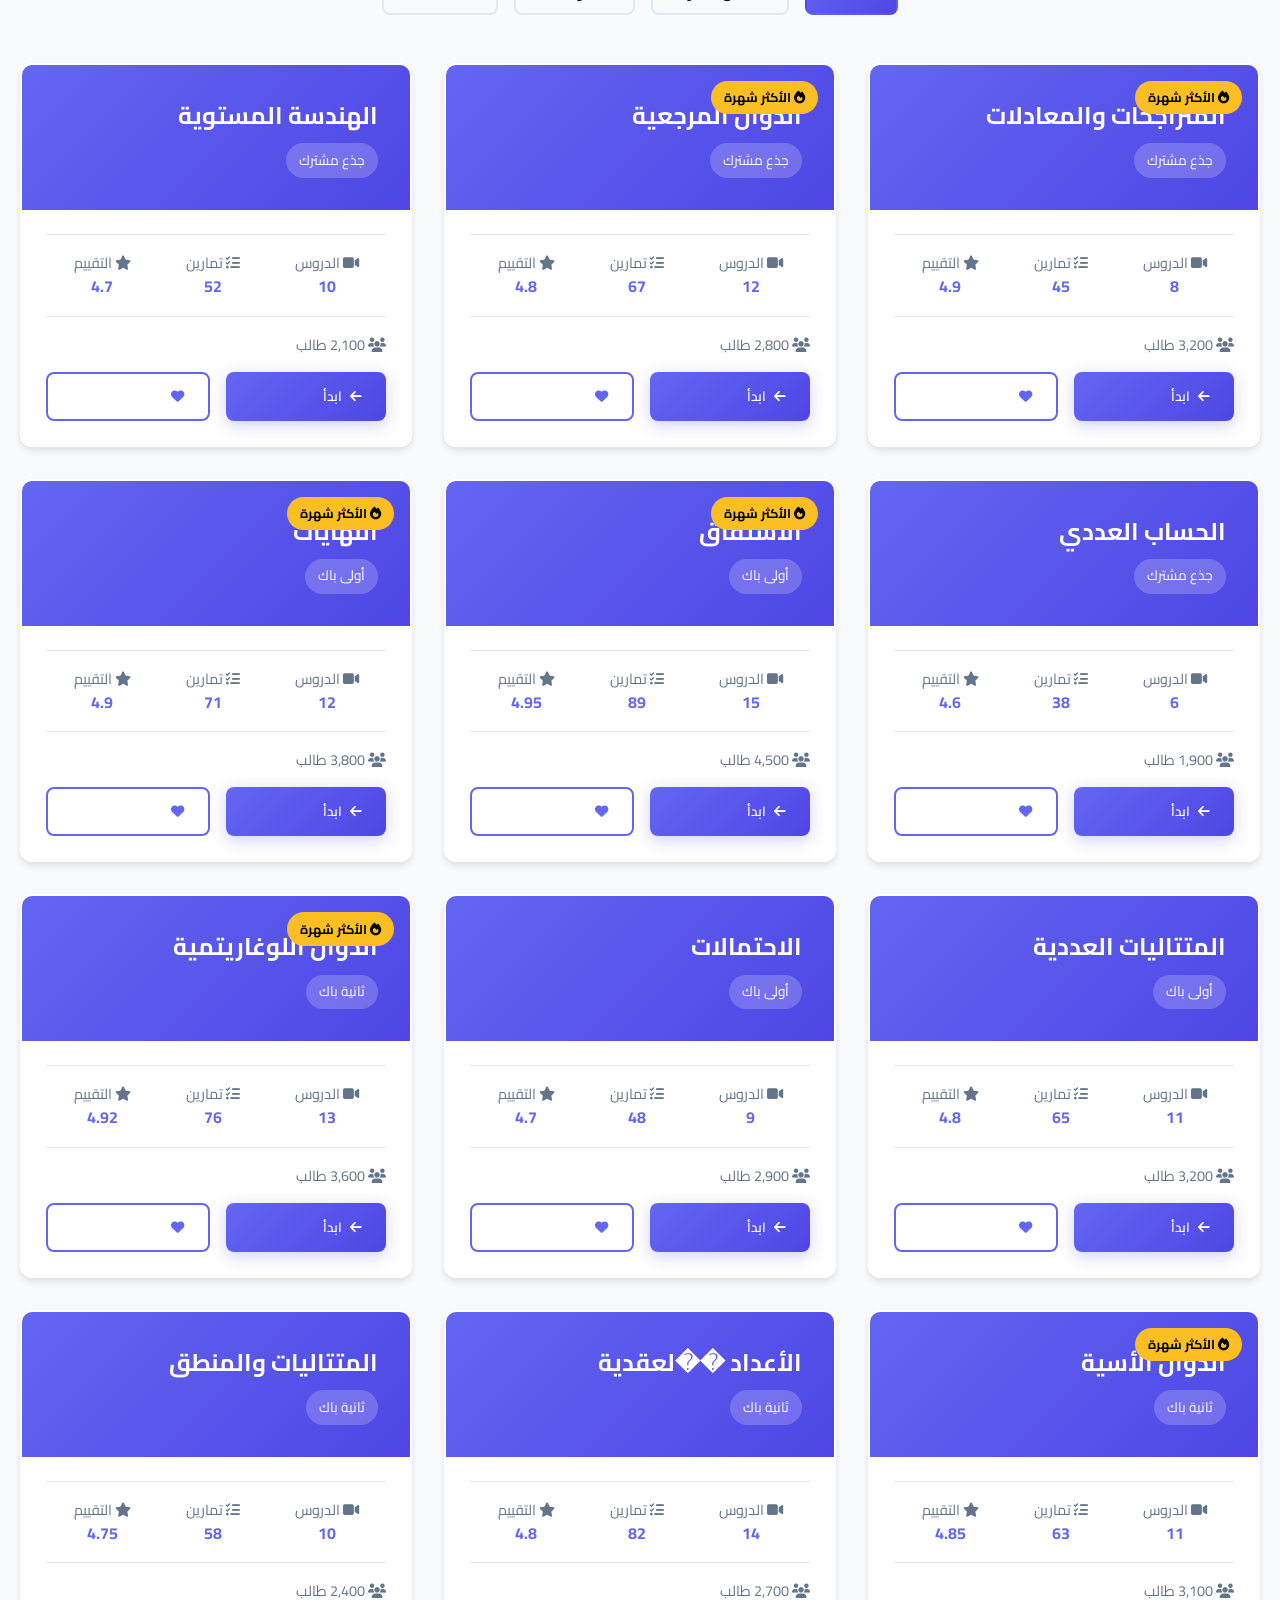
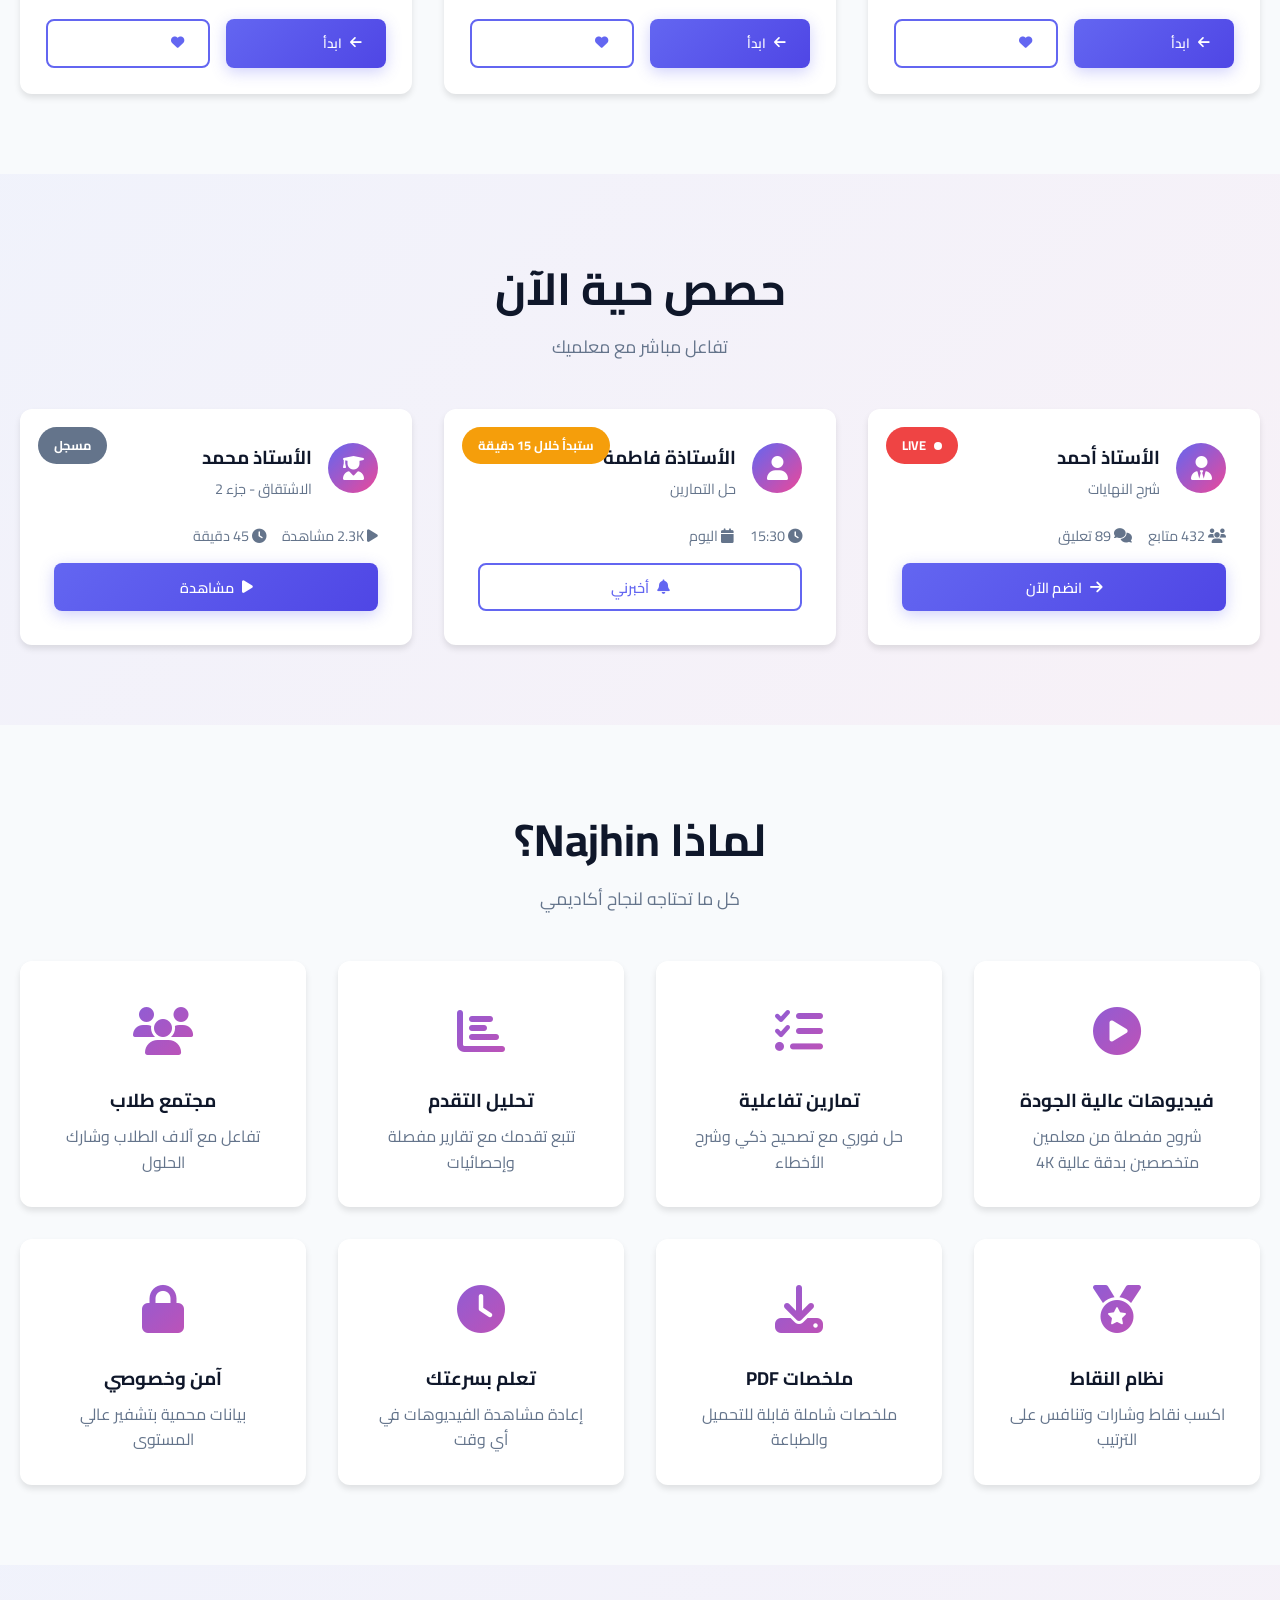
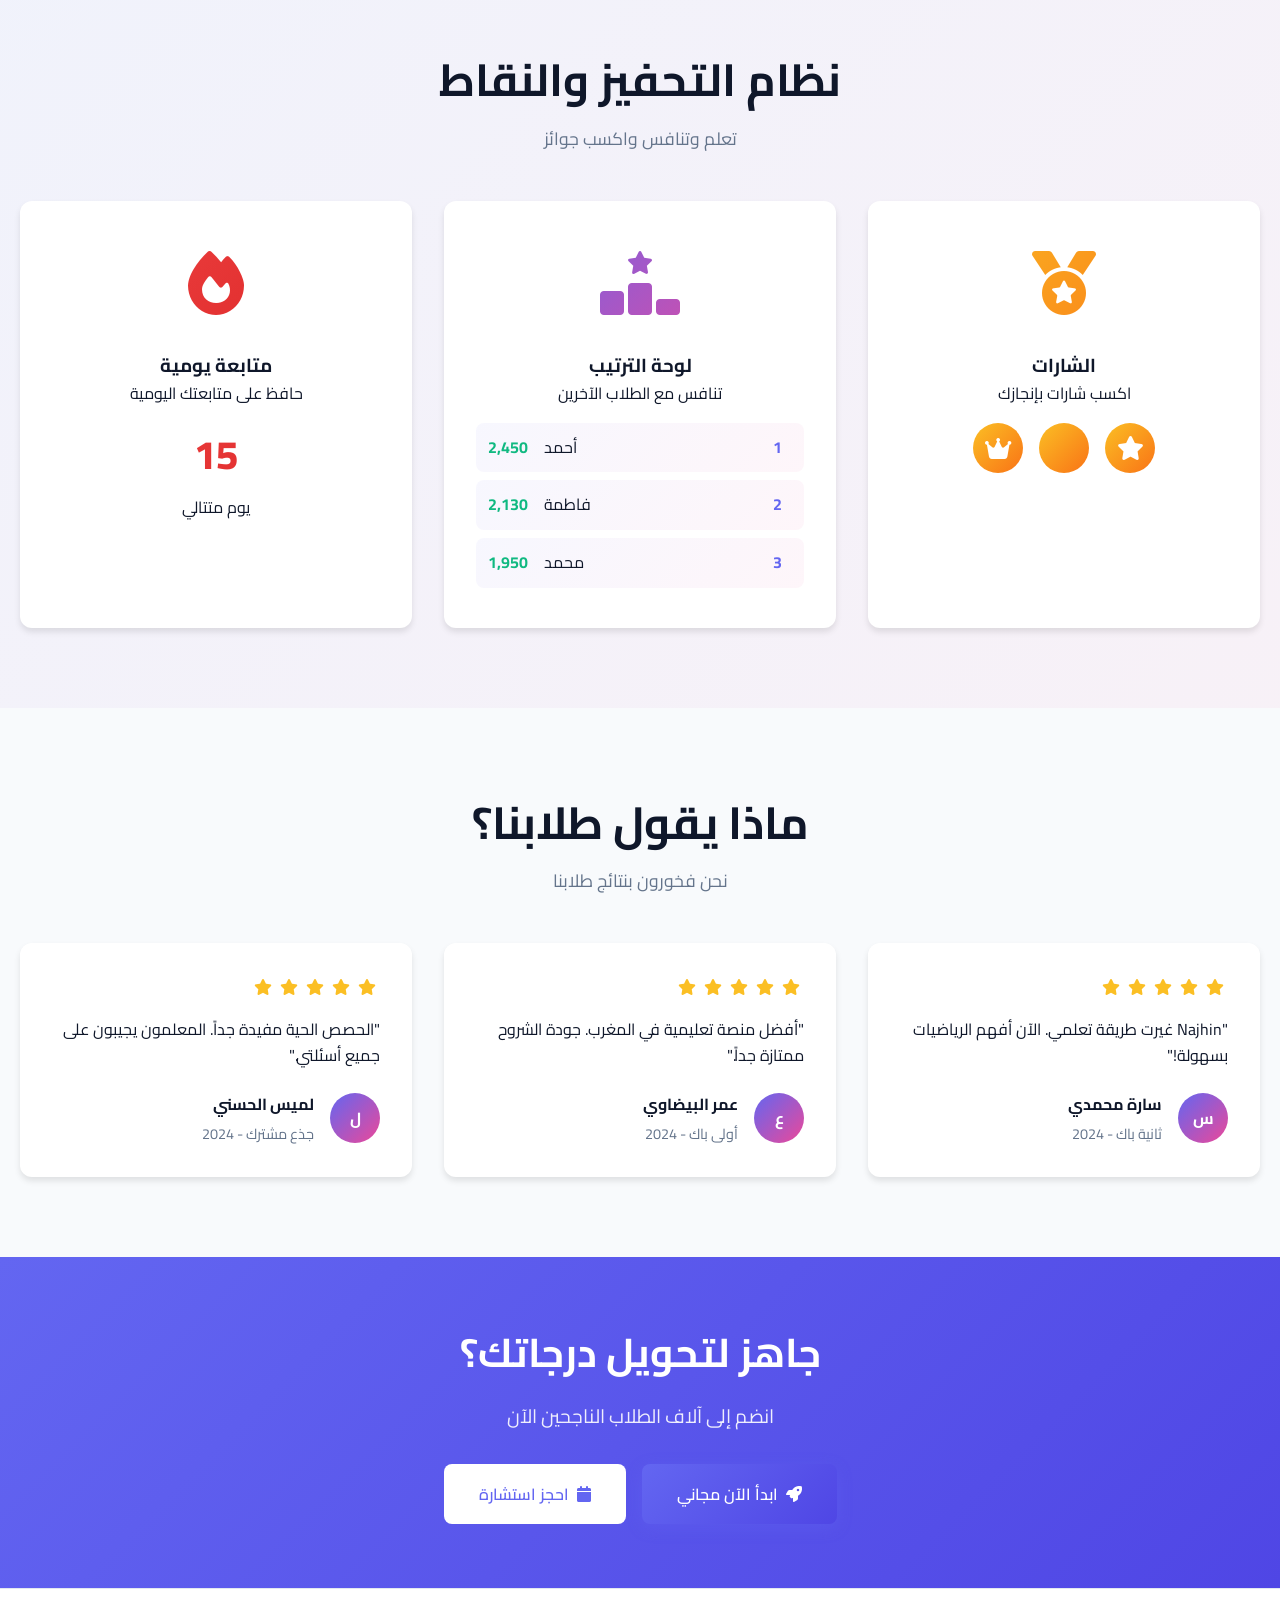
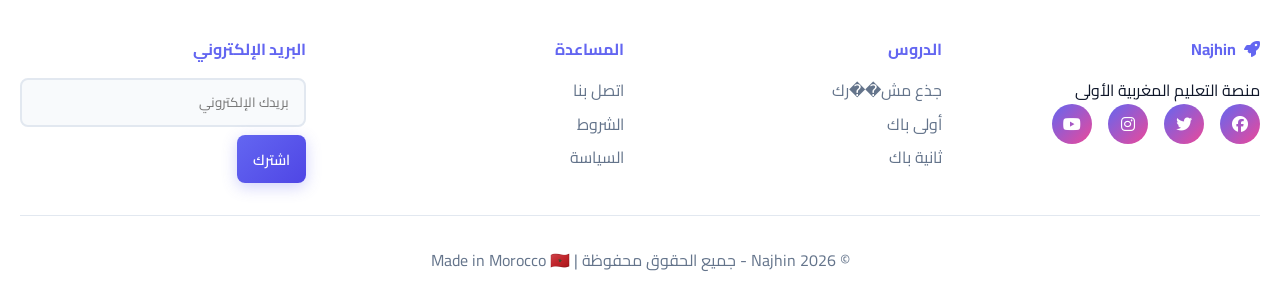
<file: 2bac.html>
<!DOCTYPE html>
<html lang="ar" dir="rtl">
<head>
    <meta charset="UTF-8">
    <meta name="viewport" content="width=device-width, initial-scale=1.0">
    <meta name="description" content="دروس ثانية باك - Najhin">
    <title>ثانية باك - Najhin</title>
    <link href="https://fonts.googleapis.com/css2?family=Cairo:wght@400;500;600;700;800&display=swap" rel="stylesheet">
    <link rel="stylesheet" href="https://cdnjs.cloudflare.com/ajax/libs/font-awesome/6.4.0/css/all.min.css">
    <link rel="stylesheet" href="css/style.css">
</head>
<body>
    <!-- NAVBAR -->
    <nav class="navbar">
        <div class="container">
            <div class="logo">
                <i class="fas fa-rocket"></i>
                <span>Najhin</span>
            </div>
            <button class="nav-toggle" id="navToggle"><i class="fas fa-bars"></i></button>
            <ul class="nav-links" id="navMenu">
                <li><a href="index.html">الرئيسية</a></li>
                <li><a href="tronc.html">جذع مشترك</a></li>
                <li><a href="1bac.html">أولى باك</a></li>
                <li><a href="2bac.html">ثانية باك</a></li>
                <li><button id="themeToggle" title="تبديل المظهر"><i class="fas fa-moon"></i></button></li>
            </ul>
        </div>
    </nav>

    <!-- PAGE HEADER -->
    <section class="page-header">
        <div class="container">
            <h1>ثانية باك</h1>
            <p>دروس متخصصة - 4 دروس متقدمة</p>
        </div>
    </section>

    <!-- LESSONS GRID -->
    <main class="container">
        <div class="lessons-grid" id="lessonsGrid"></div>
    </main>

    <!-- FOOTER -->
    <footer>
        <div class="container">
            <p>&copy; 2026 Najhin - منصة تعليم الرياضيات. جميع الحقوق محفوظة.</p>
        </div>
    </footer>

    <script src="js/main.js"></script>
    <script>
        document.addEventListener('DOMContentLoaded', () => {
            displayLessonsByLevel('2bac');
        });
    </script>
</body>
</html>
</file>
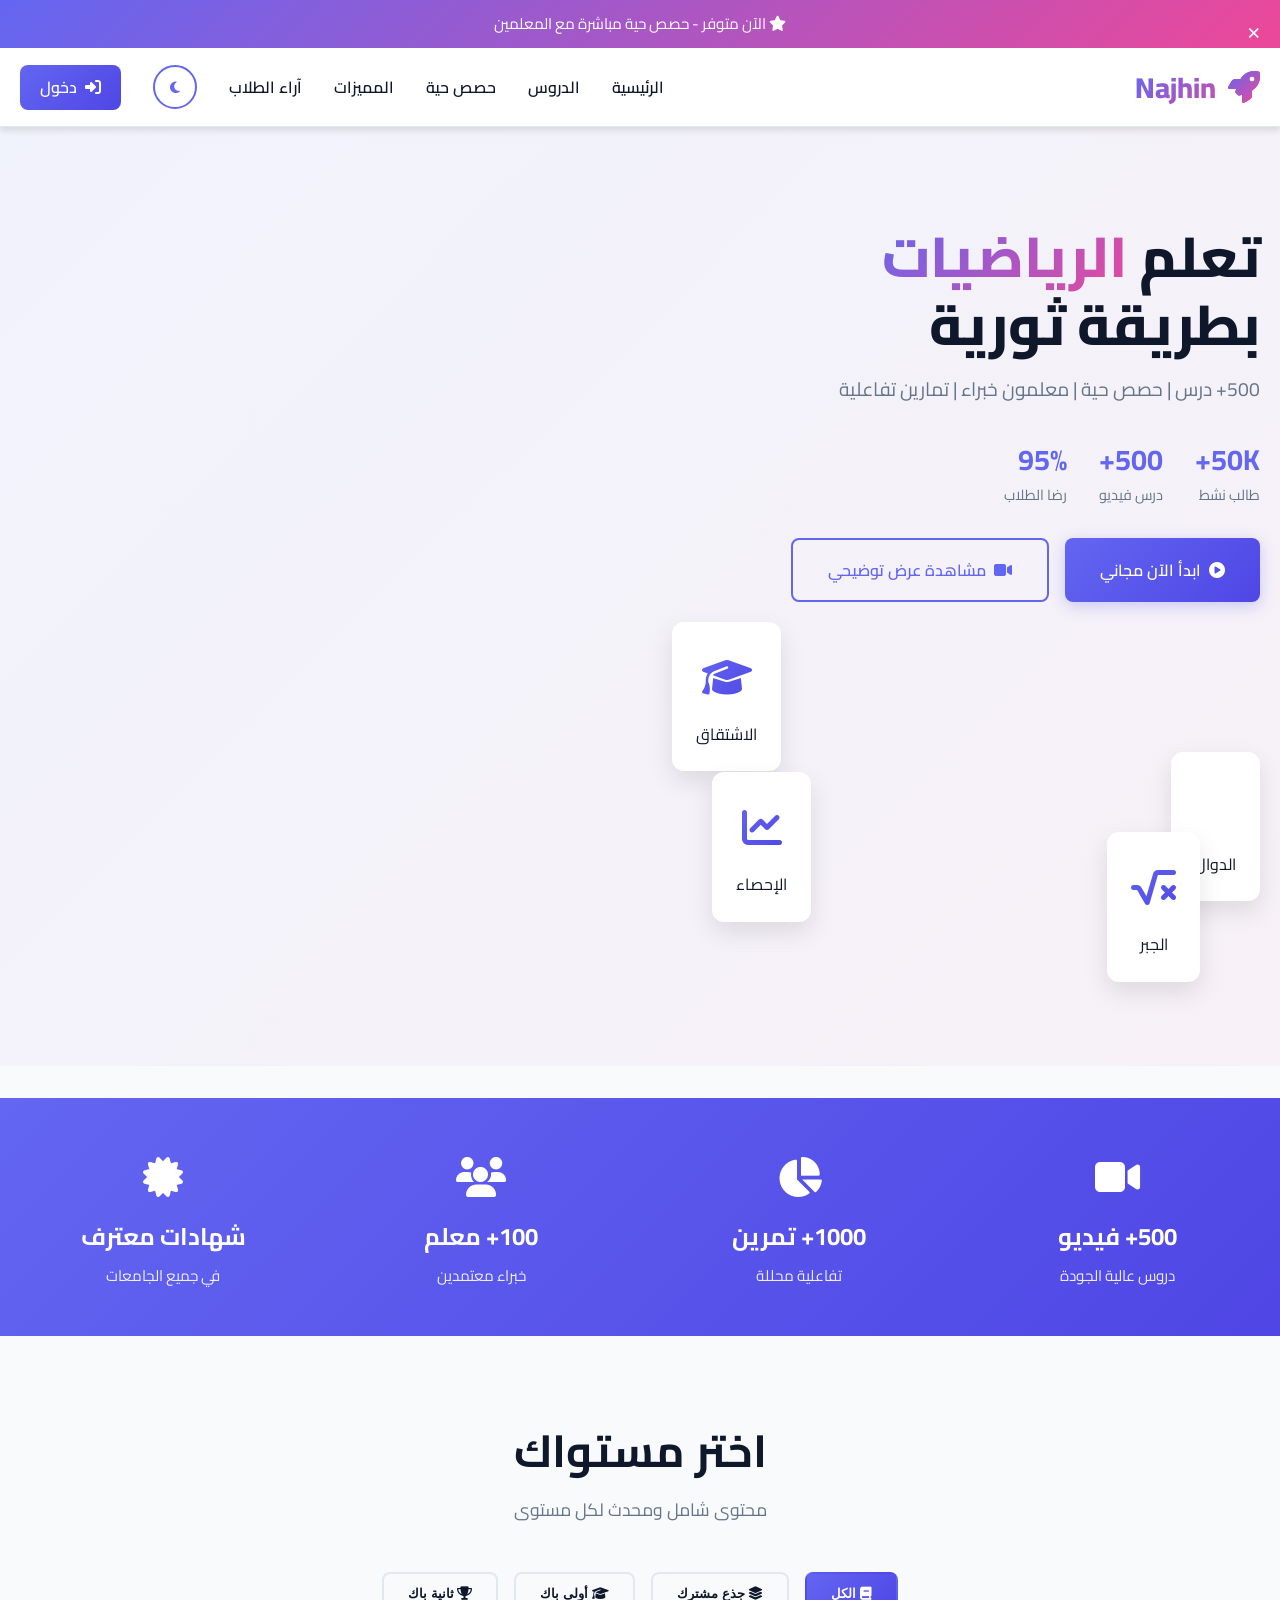
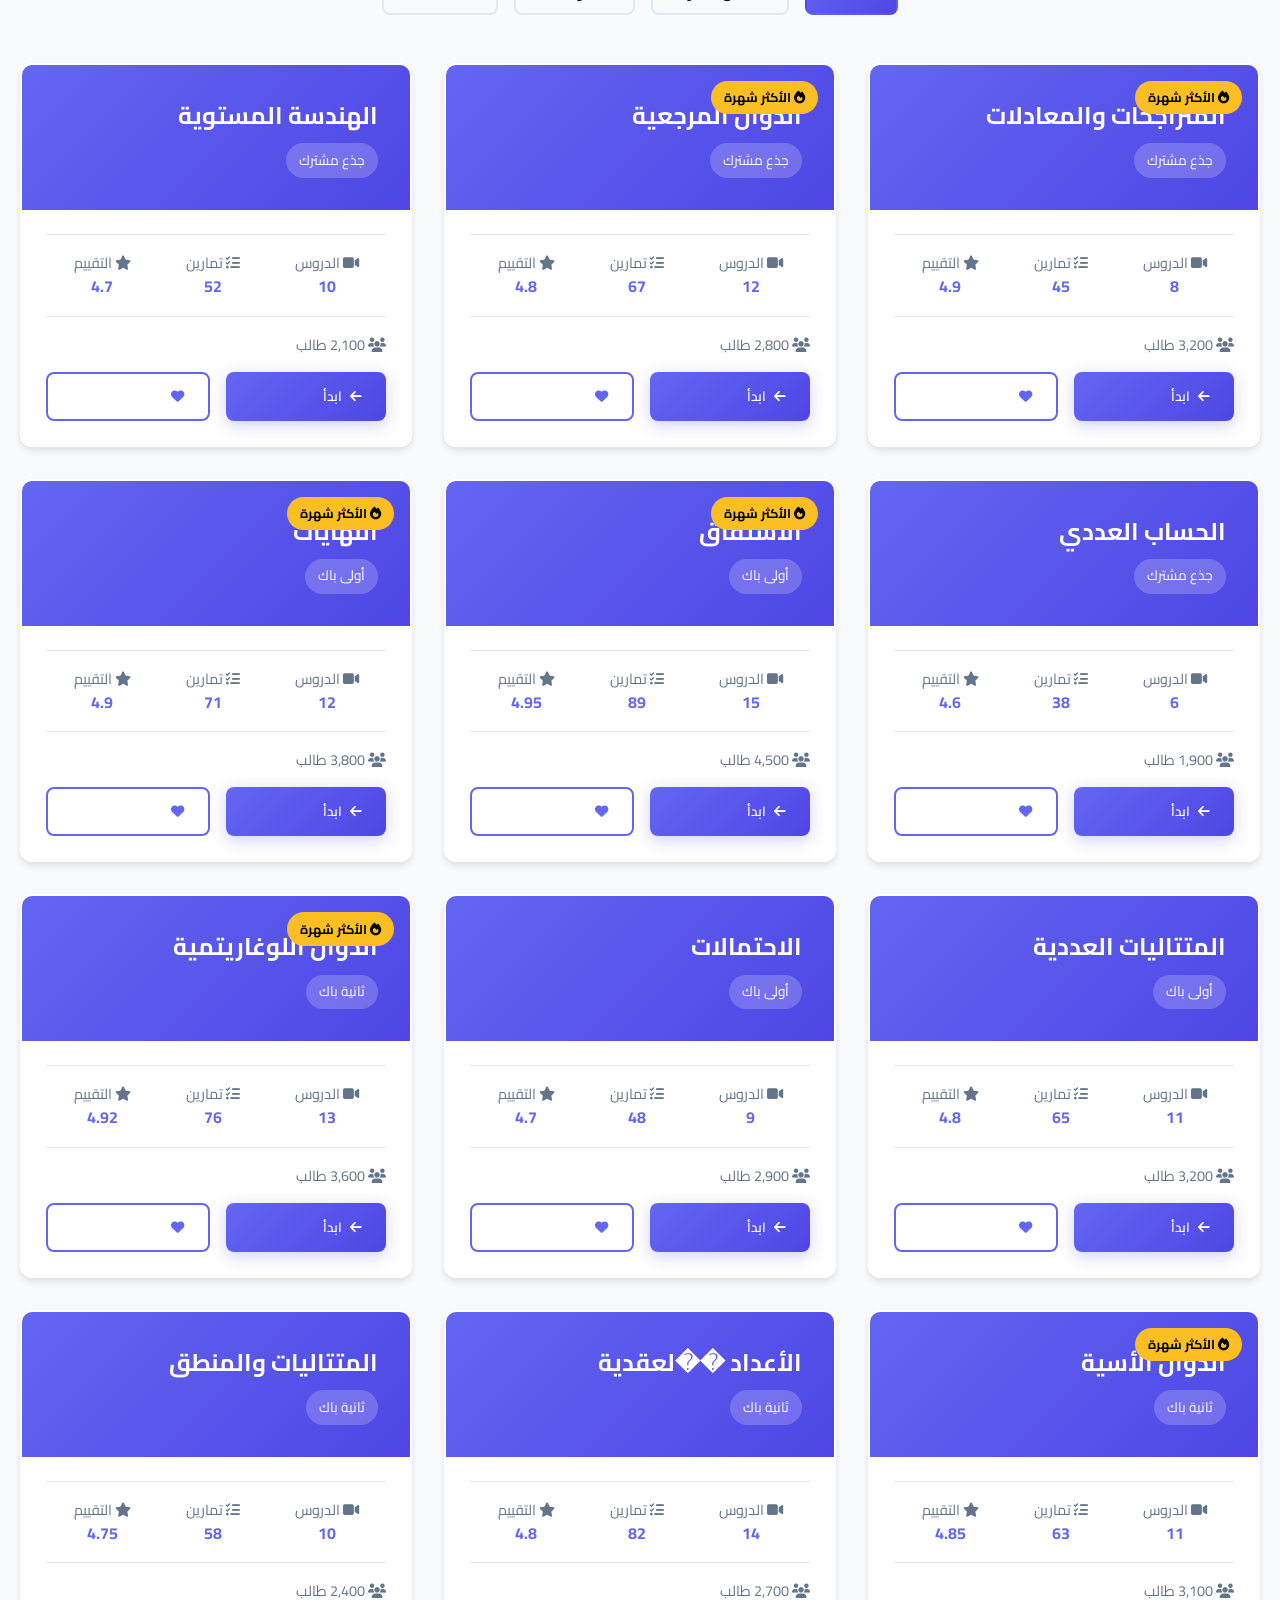
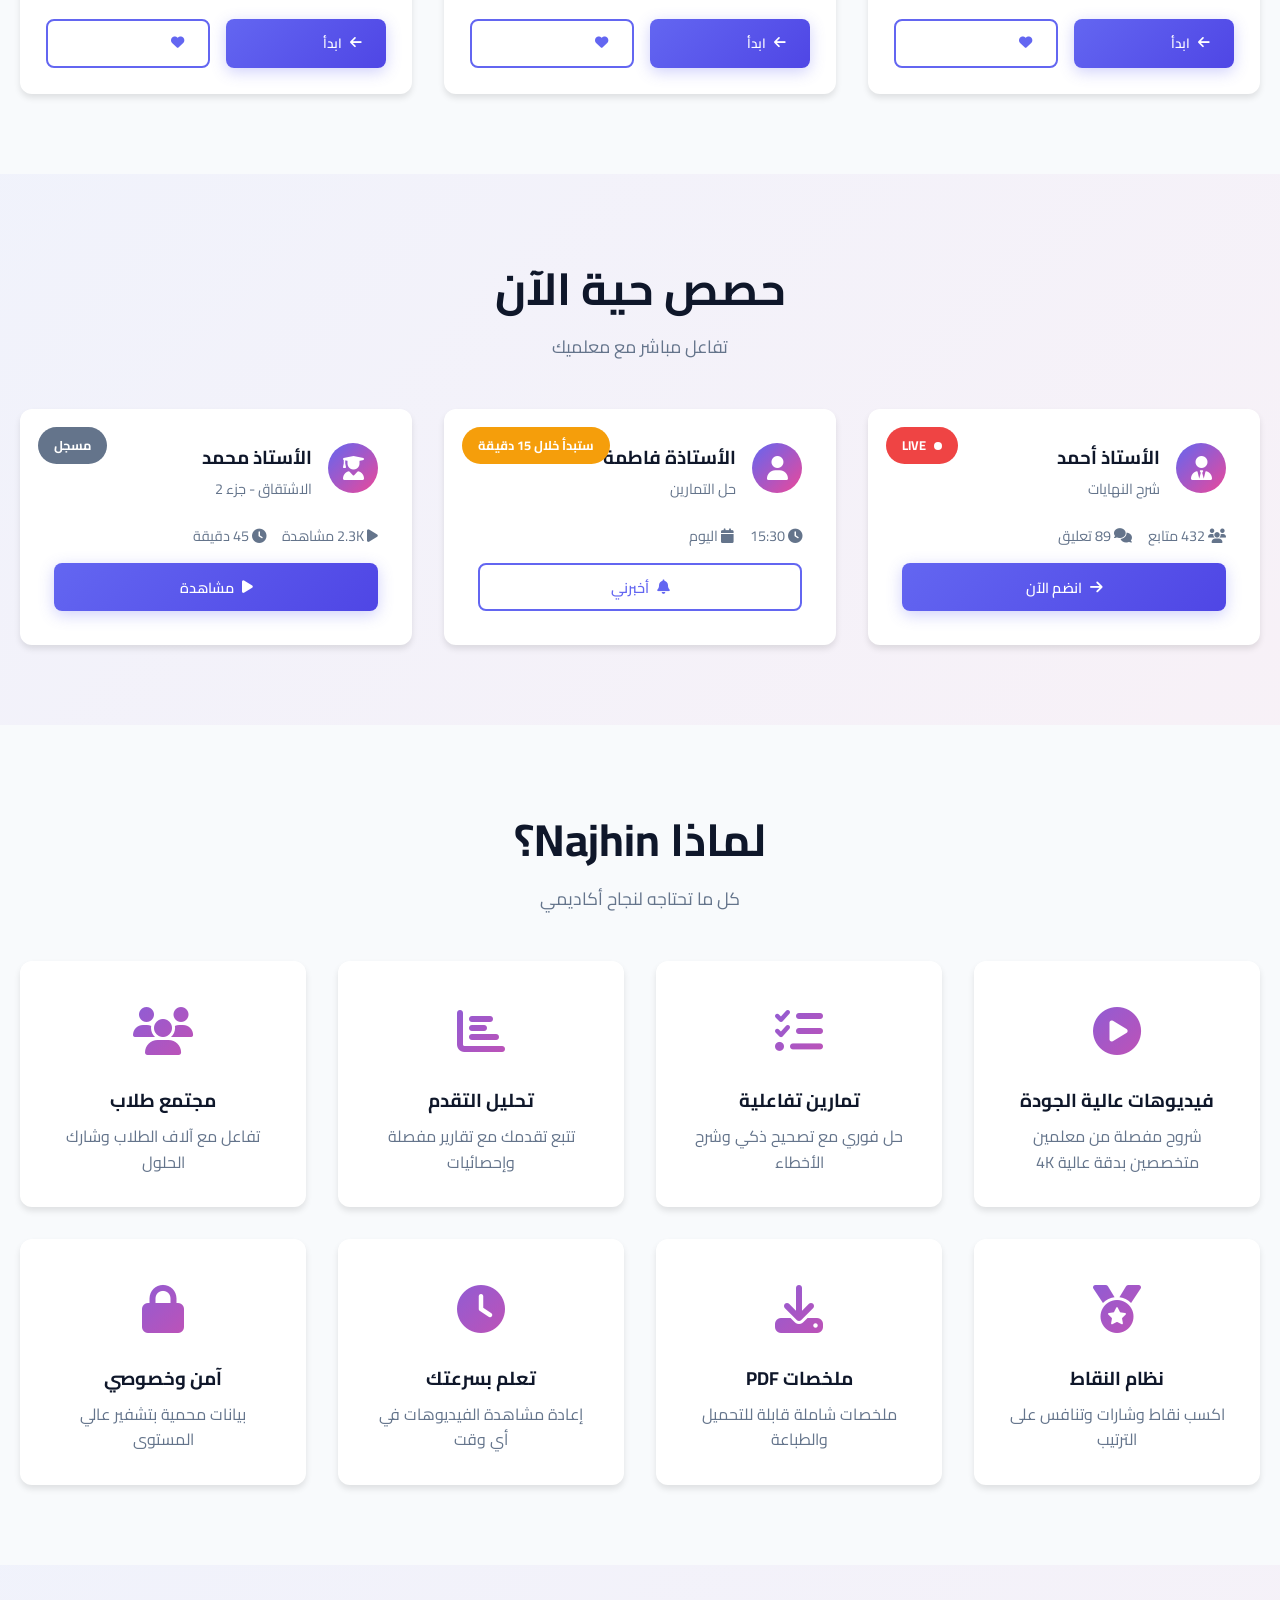
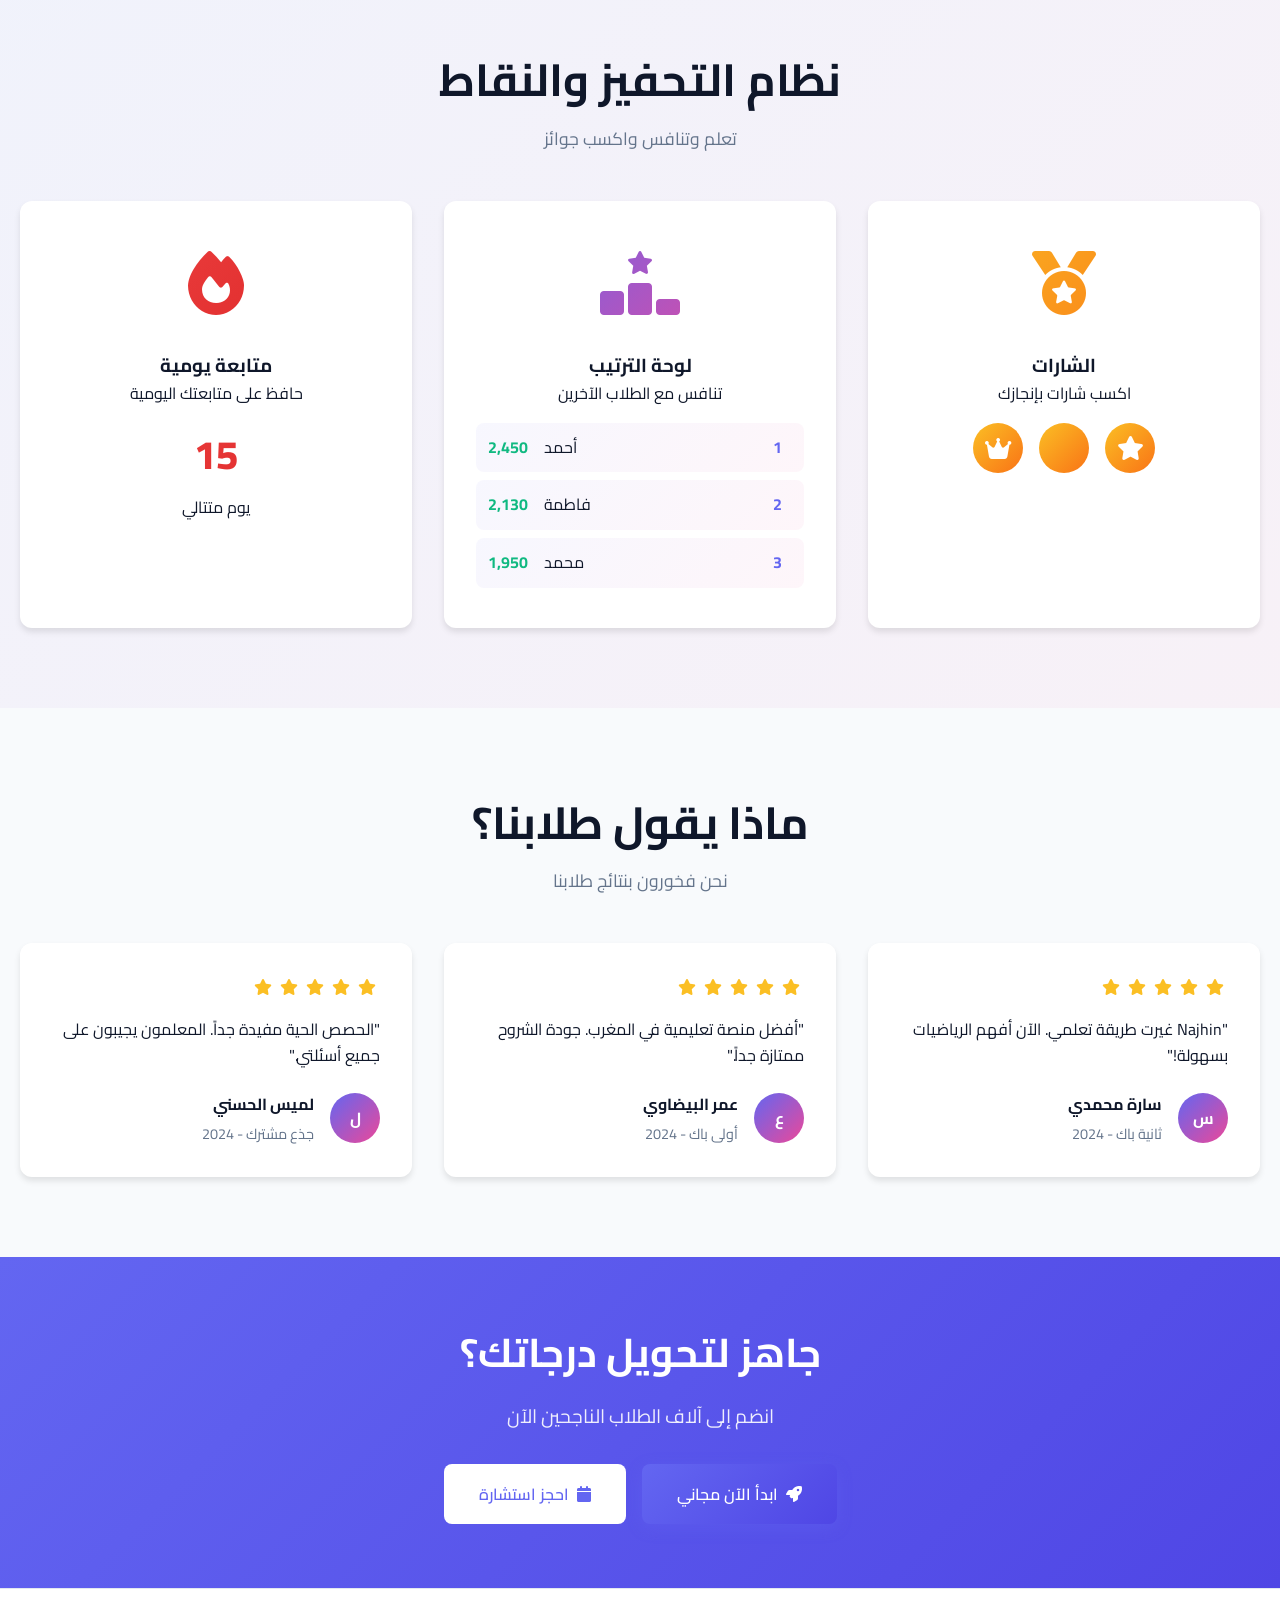
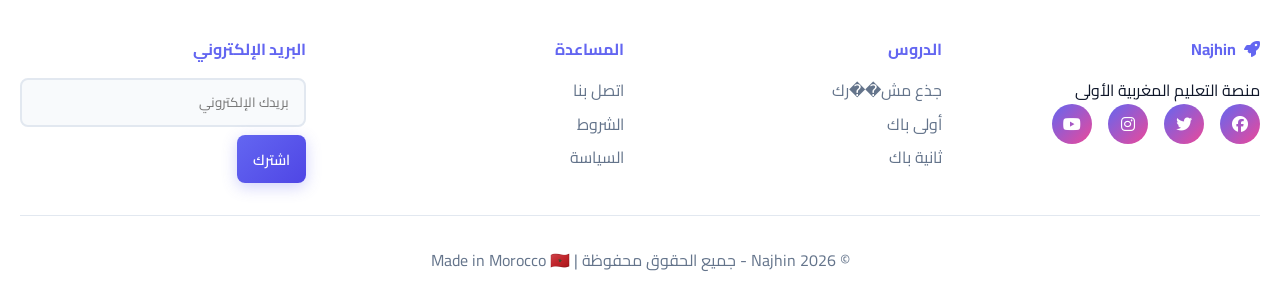
<file: lesson.html>
<!DOCTYPE html>
<html lang="ar" dir="rtl">
<head>
    <meta charset="UTF-8">
    <meta name="viewport" content="width=device-width, initial-scale=1.0">
    <meta name="description" content="درس الرياضيات - Najhin">
    <title>درس - Najhin</title>
    <link href="https://fonts.googleapis.com/css2?family=Cairo:wght@400;500;600;700;800&display=swap" rel="stylesheet">
    <link rel="stylesheet" href="https://cdnjs.cloudflare.com/ajax/libs/font-awesome/6.4.0/css/all.min.css">
    <link rel="stylesheet" href="css/style.css">
</head>
<body>
    <!-- NAVBAR -->
    <nav class="navbar">
        <div class="container">
            <div class="logo">
                <i class="fas fa-rocket"></i>
                <span>Najhin</span>
            </div>
            <button class="nav-toggle" id="navToggle"><i class="fas fa-bars"></i></button>
            <ul class="nav-links" id="navMenu">
                <li><a href="index.html">الرئيسية</a></li>
                <li><a href="tronc.html">جذع مشترك</a></li>
                <li><a href="1bac.html">أولى باك</a></li>
                <li><a href="2bac.html">ثانية باك</a></li>
                <li><button id="themeToggle" title="تبديل المظهر"><i class="fas fa-moon"></i></button></li>
            </ul>
        </div>
    </nav>

    <!-- BREADCRUMB -->
    <div class="container" style="padding-top: 2rem; margin-bottom: 1rem;">
        <a href="index.html">الرئيسية</a> / 
        <a href="#" id="levelLink">مستوى</a> / 
        <span id="lessonTitle">درس</span>
    </div>

    <!-- PAGE HEADER -->
    <section class="page-header">
        <div class="container">
            <h1 id="lessonMainTitle">عنوان الدرس</h1>
            <p id="lessonDescription">وصف الدرس</p>
        </div>
    </section>

    <!-- MAIN CONTENT -->
    <main class="container">
        <div class="lesson-container">
            <div class="lesson-main-content">
                <!-- META INFO -->
                <div class="lesson-meta-info">
                    <span class="meta-badge">
                        <i class="fas fa-layer-group"></i> <span id="levelBadge">جذع مشترك</span>
                    </span>
                    <span class="meta-badge">
                        <i class="fas fa-tag"></i> <span id="categoryBadge">جبر</span>
                    </span>
                </div>

                <!-- VIDEO -->
                <div class="video-section">
                    <h2>الفيديو التعليمي</h2>
                    <iframe id="lessonVideo" src="" allow="accelerometer; autoplay; clipboard-write; encrypted-media; gyroscope; picture-in-picture" allowfullscreen></iframe>
                </div>

                <!-- PDF BUTTONS -->
                <div class="pdf-buttons">
                    <a href="#" id="pdfDownload" download>
                        <i class="fas fa-download"></i> تحميل PDF
                    </a>
                    <a href="#" id="pdfView" target="_blank">
                        <i class="fas fa-eye"></i> عرض PDF
                    </a>
                </div>

                <!-- LESSON DESCRIPTION -->
                <section style="margin-top: 3rem;">
                    <h2>محتوى الدرس</h2>
                    <p id="fullDescription" style="line-height: 1.8; color: var(--text-light);">
                        سيتم تحديث المحتوى من قاعدة البيانات
                    </p>
                </section>
            </div>

            <!-- SIDEBAR -->
            <aside class="sidebar">
                <h3><i class="fas fa-info-circle"></i> معلومات الدرس</h3>
                <div style="margin-top: 1.5rem;">
                    <p><strong>المستوى:</strong></p>
                    <p id="infoLevel">جذع مشترك</p>
                    <p style="margin-top: 1rem;"><strong>الفئة:</strong></p>
                    <p id="infoCategory">جبر</p>
                </div>

                <h3 style="margin-top: 2rem;"><i class="fas fa-link"></i> دروس مرتبطة</h3>
                <div class="related-lessons" id="relatedLessons"></div>

                <a href="#" id="backToLevel" class="btn btn-primary" style="width: 100%; margin-top: 1.5rem; justify-content: center;">
                    <i class="fas fa-arrow-left"></i> العودة للمستوى
                </a>
            </aside>
        </div>
    </main>

    <!-- FOOTER -->
    <footer>
        <div class="container">
            <p>&copy; 2026 Najhin - منصة تعليم الرياضيات. جميع الحقوق محفوظة.</p>
        </div>
    </footer>

    <script src="js/main.js"></script>
</body>
</html>
</file>
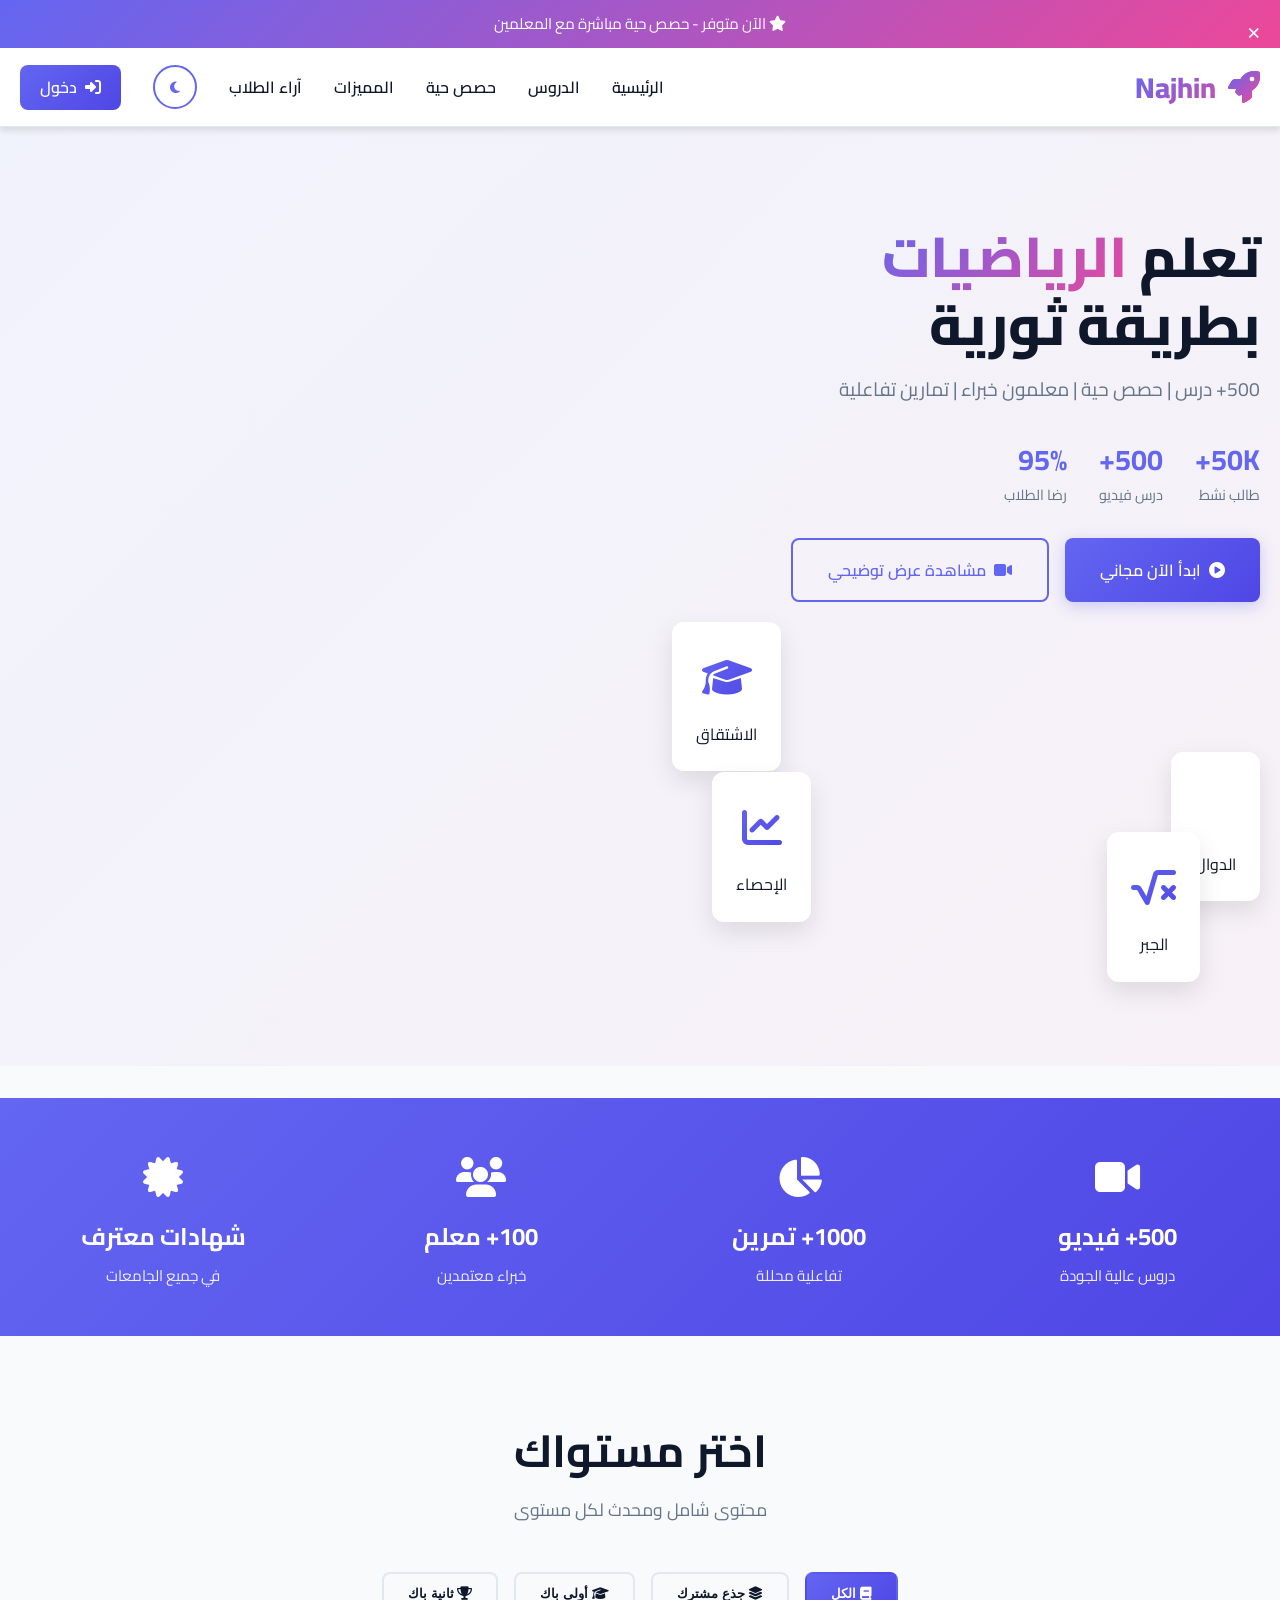
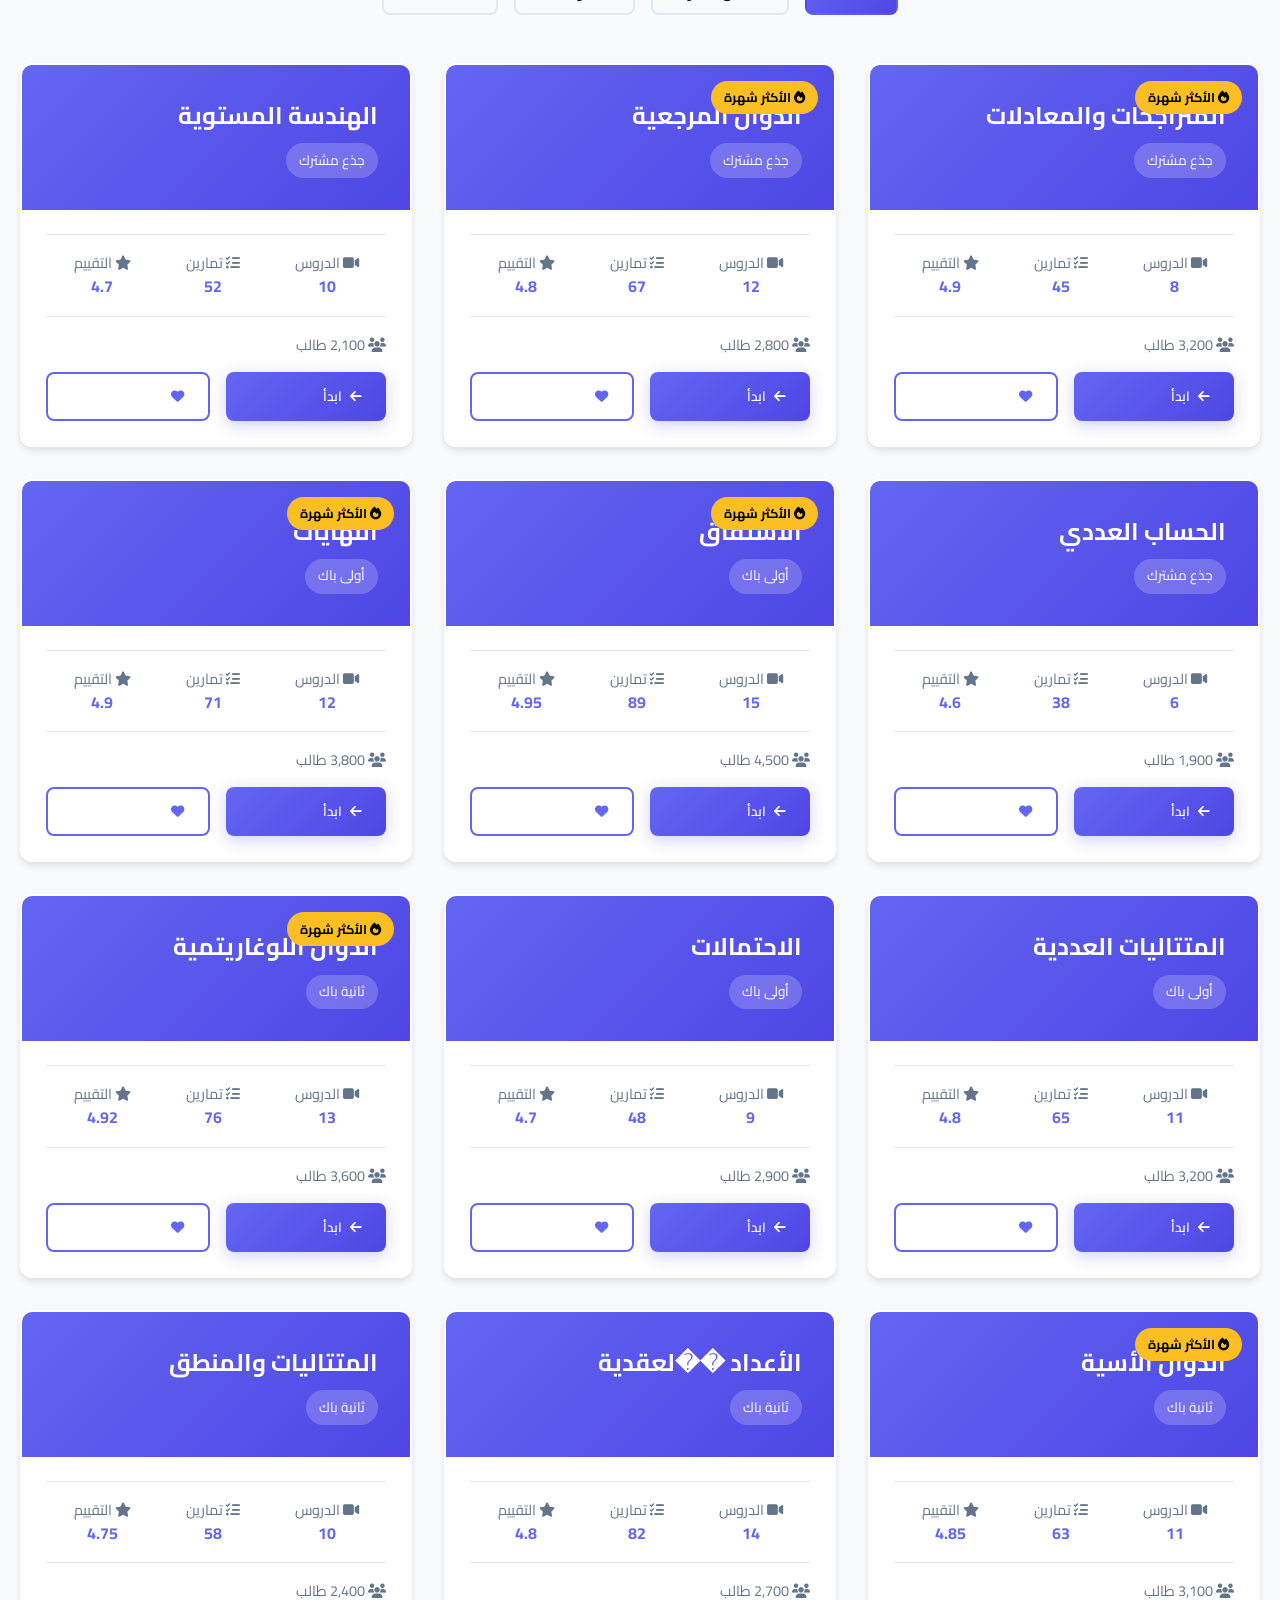
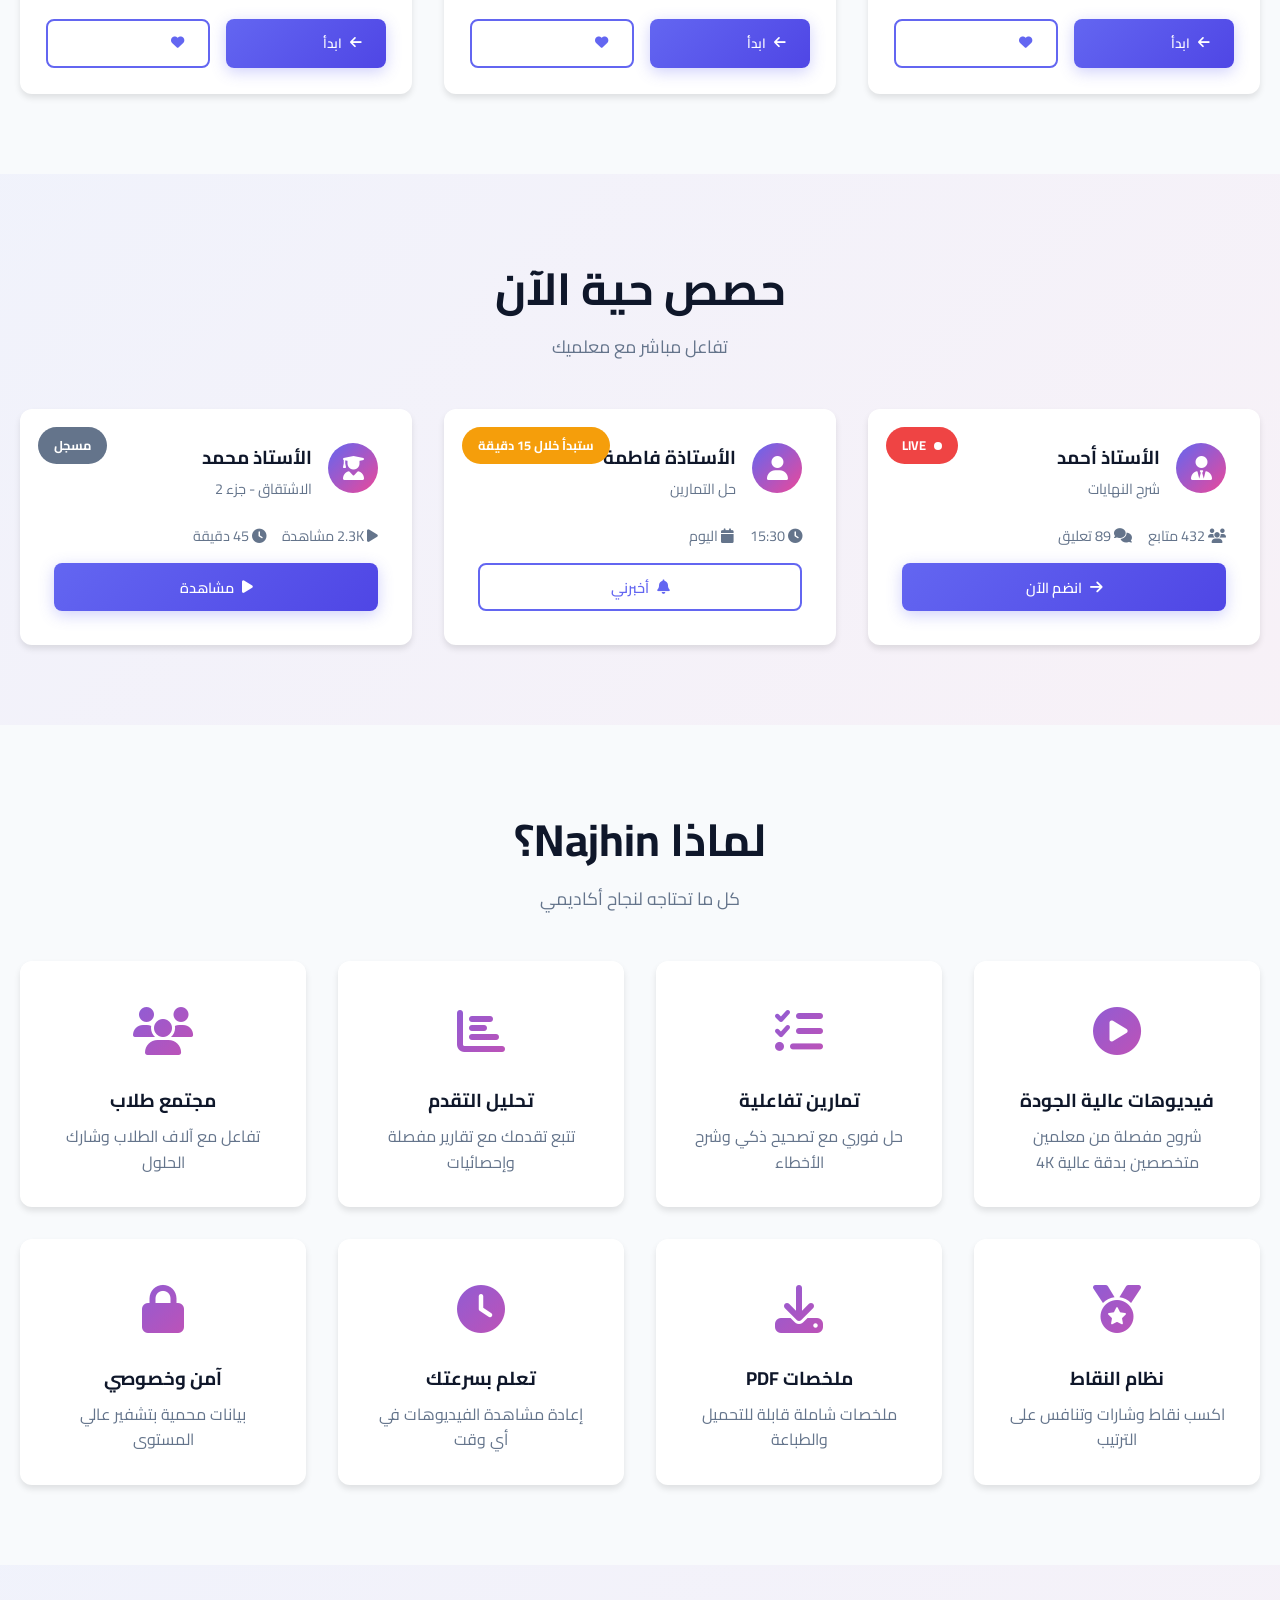
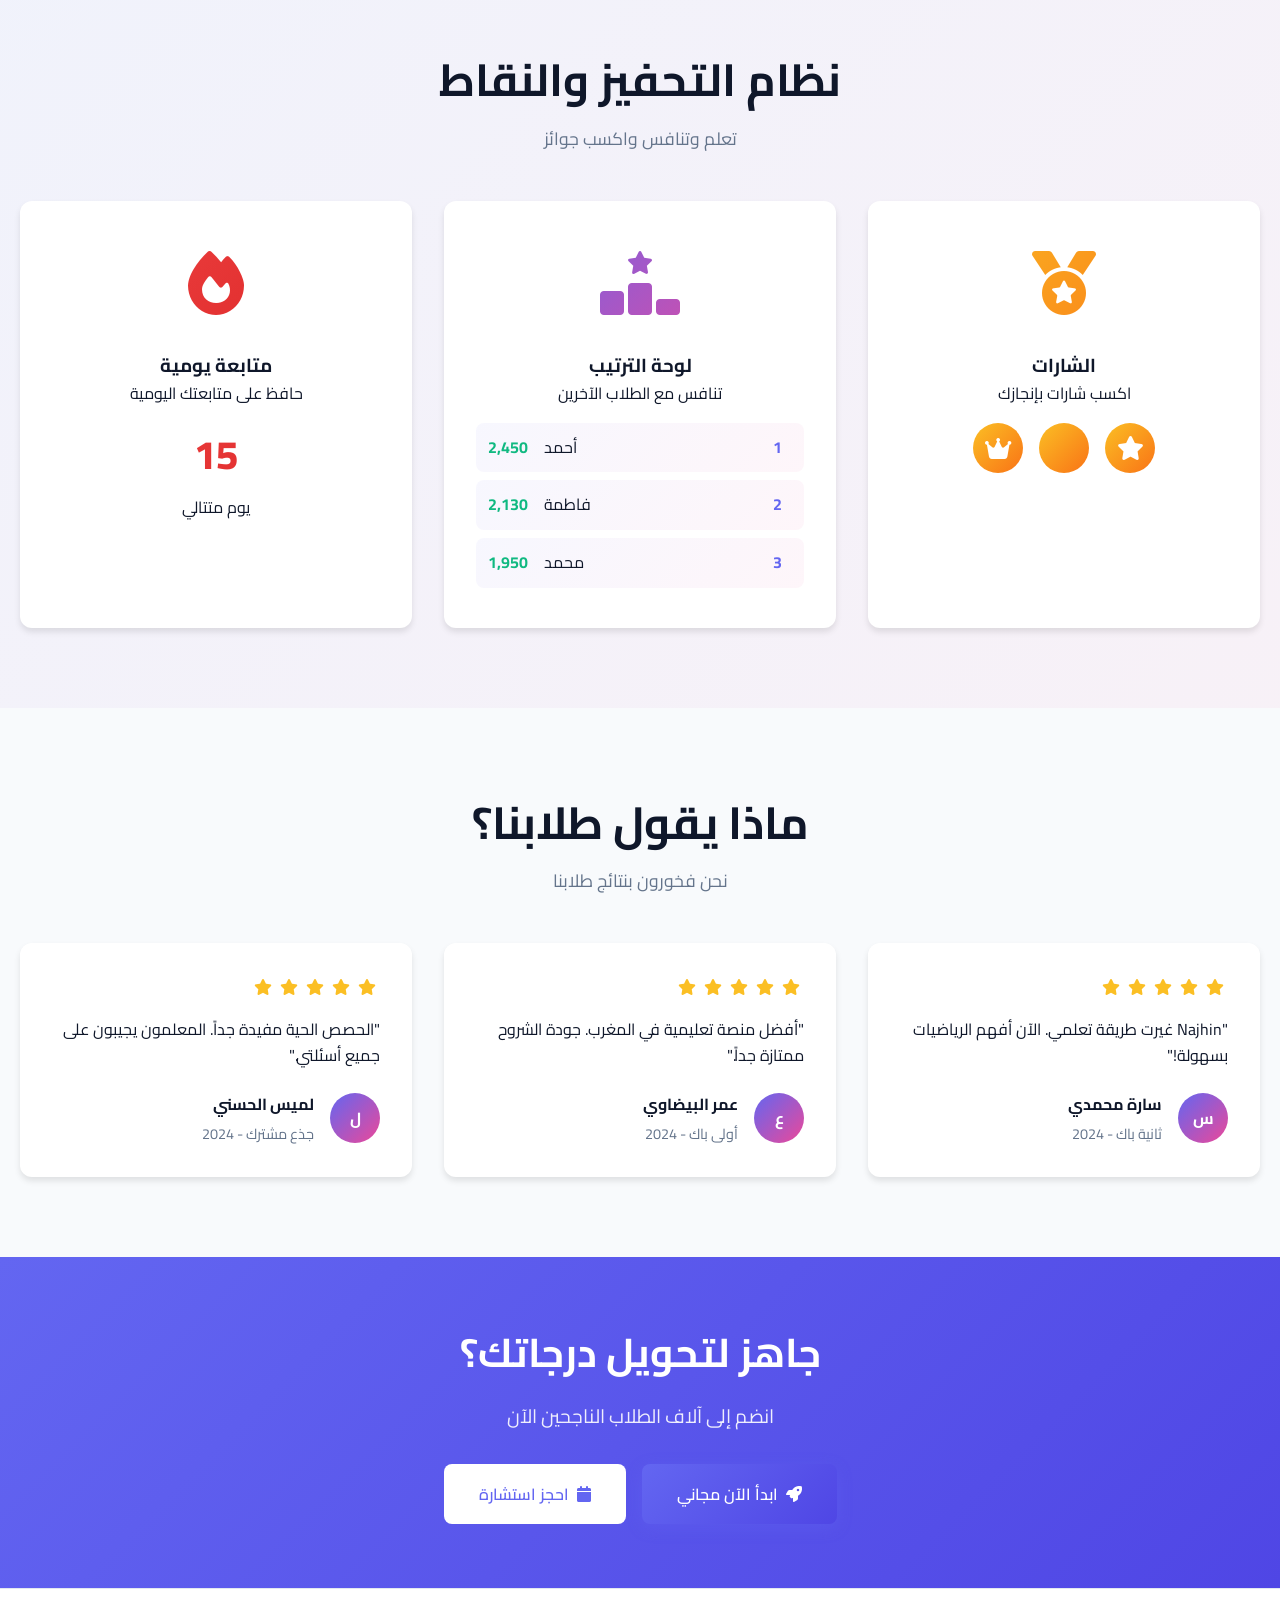
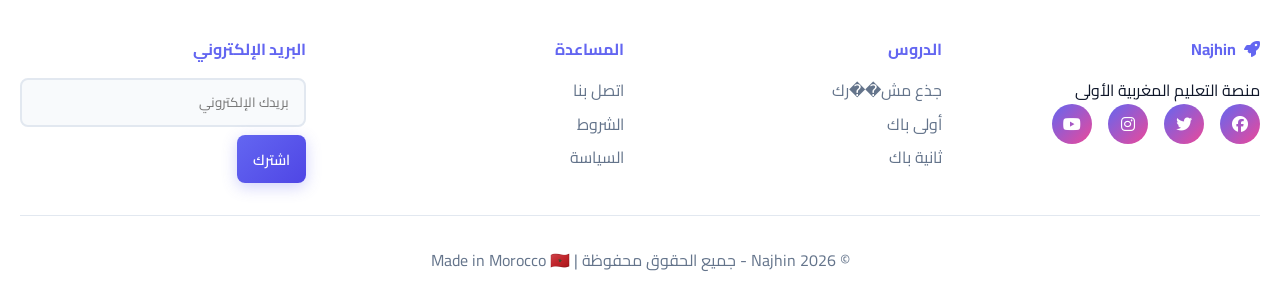
<file: tronc.html>
<!DOCTYPE html>
<html lang="ar" dir="rtl">
<head>
    <meta charset="UTF-8">
    <meta name="viewport" content="width=device-width, initial-scale=1.0">
    <meta name="description" content="دروس جذع مشترك - Najhin">
    <title>جذع مشترك - Najhin</title>
    <link href="https://fonts.googleapis.com/css2?family=Cairo:wght@400;500;600;700;800&display=swap" rel="stylesheet">
    <link rel="stylesheet" href="https://cdnjs.cloudflare.com/ajax/libs/font-awesome/6.4.0/css/all.min.css">
    <link rel="stylesheet" href="css/style.css">
</head>
<body>
    <!-- NAVBAR -->
    <nav class="navbar">
        <div class="container">
            <div class="logo">
                <i class="fas fa-rocket"></i>
                <span>Najhin</span>
            </div>
            <button class="nav-toggle" id="navToggle"><i class="fas fa-bars"></i></button>
            <ul class="nav-links" id="navMenu">
                <li><a href="index.html">الرئيسية</a></li>
                <li><a href="tronc.html">جذع مشترك</a></li>
                <li><a href="1bac.html">أولى باك</a></li>
                <li><a href="2bac.html">ثانية باك</a></li>
                <li><button id="themeToggle" title="تبديل المظهر"><i class="fas fa-moon"></i></button></li>
            </ul>
        </div>
    </nav>

    <!-- PAGE HEADER -->
    <section class="page-header">
        <div class="container">
            <h1>جذع مشترك</h1>
            <p>أساسيات الرياضيات - 4 دروس شاملة</p>
        </div>
    </section>

    <!-- LESSONS GRID -->
    <main class="container">
        <div class="lessons-grid" id="lessonsGrid"></div>
    </main>

    <!-- FOOTER -->
    <footer>
        <div class="container">
            <p>&copy; 2026 Najhin - منصة تعليم الرياضيات. جميع الحقوق محفوظة.</p>
        </div>
    </footer>

    <script src="js/main.js"></script>
    <script>
        document.addEventListener('DOMContentLoaded', () => {
            displayLessonsByLevel('tronc');
        });
    </script>
</body>
</html>
</file>
<file: css/premium.css>
:root {
    --primary: #6366f1;
    --primary-dark: #4f46e5;
    --primary-light: #818cf8;
    --secondary: #ec4899;
    --success: #10b981;
    --warning: #f59e0b;
    --danger: #ef4444;
    
    --bg: #f8fafc;
    --bg-dark: #020617;
    --card: #ffffff;
    --text: #0f172a;
    --text-light: #64748b;
    --border: #e2e8f0;
    
    --shadow-sm: 0 1px 2px rgba(0, 0, 0, 0.05);
    --shadow: 0 4px 6px rgba(0, 0, 0, 0.1);
    --shadow-lg: 0 10px 25px rgba(0, 0, 0, 0.1);
    --shadow-xl: 0 20px 40px rgba(0, 0, 0, 0.15);
}

body.dark-mode {
    --bg: #020617;
    --card: #1e293b;
    --text: #e2e8f0;
    --text-light: #cbd5e1;
    --border: #334155;
}

* {
    margin: 0;
    padding: 0;
    box-sizing: border-box;
}

html {
    scroll-behavior: smooth;
}

body {
    font-family: 'Cairo', 'Inter', sans-serif;
    background-color: var(--bg);
    color: var(--text);
    line-height: 1.6;
    transition: all 0.3s ease;
}

.container-fluid {
    max-width: 1400px;
    margin: 0 auto;
    padding: 0 20px;
}

/* ============ TOP BAR ============ */
.top-bar {
    background: linear-gradient(135deg, var(--primary), var(--secondary));
    color: white;
    padding: 12px 0;
    text-align: center;
    font-size: 0.95rem;
    position: relative;
}

.top-bar span {
    animation: slideIn 0.5s ease;
}

.close-top {
    position: absolute;
    right: 20px;
    cursor: pointer;
    font-size: 1.5rem;
}

/* ============ NAVBAR ============ */
.navbar {
    background: var(--card);
    box-shadow: var(--shadow);
    border-bottom: 1px solid var(--border);
    z-index: 1000;
}

.navbar .container-fluid {
    display: flex;
    justify-content: space-between;
    align-items: center;
    padding: 1rem 20px;
}

.logo {
    display: flex;
    align-items: center;
    gap: 12px;
    font-size: 1.8rem;
    font-weight: 800;
    background: linear-gradient(135deg, var(--primary), var(--secondary));
    -webkit-background-clip: text;
    -webkit-text-fill-color: transparent;
    background-clip: text;
}

.logo i {
    font-size: 2rem;
    background: linear-gradient(135deg, var(--primary), var(--secondary));
    -webkit-background-clip: text;
    -webkit-text-fill-color: transparent;
}

.nav-links {
    display: flex;
    list-style: none;
    gap: 2rem;
    align-items: center;
}

.nav-links a {
    color: var(--text);
    font-weight: 600;
    text-decoration: none;
    transition: all 0.3s ease;
    position: relative;
}

.nav-links a::before {
    content: '';
    position: absolute;
    bottom: -5px;
    left: 0;
    width: 0;
    height: 2px;
    background: linear-gradient(135deg, var(--primary), var(--secondary));
    transition: width 0.3s ease;
}

.nav-links a:hover::before {
    width: 100%;
}

.btn-auth {
    background: linear-gradient(135deg, var(--primary), var(--primary-dark)) !important;
    color: white !important;
    padding: 10px 20px !important;
    border-radius: 8px;
    display: inline-flex;
    align-items: center;
    gap: 8px;
}

.btn-auth:hover::before {
    width: 0;
}

#themeToggleNav {
    background: transparent;
    border: 2px solid var(--primary);
    color: var(--primary);
    width: 44px;
    height: 44px;
    border-radius: 50%;
    cursor: pointer;
    display: flex;
    align-items: center;
    justify-content: center;
    transition: all 0.3s ease;
}

#themeToggleNav:hover {
    background: var(--primary);
    color: white;
}

.mobile-menu-btn {
    display: none;
    flex-direction: column;
    background: none;
    border: none;
    gap: 6px;
    cursor: pointer;
}

.mobile-menu-btn span {
    width: 25px;
    height: 3px;
    background: var(--text);
    border-radius: 2px;
    transition: all 0.3s ease;
}

/* ============ HERO SECTION ============ */
.hero {
    position: relative;
    padding: 6rem 0 4rem;
    overflow: hidden;
}

.hero-bg {
    position: absolute;
    top: 0;
    left: 0;
    right: 0;
    bottom: 0;
    background: linear-gradient(135deg, rgba(99, 102, 241, 0.05), rgba(236, 72, 153, 0.05));
    z-index: -1;
}

.hero .container-fluid {
    display: grid;
    grid-template-columns: 1fr 1fr;
    gap: 4rem;
    align-items: center;
}

.hero-title {
    font-size: 3.5rem;
    line-height: 1.2;
    margin-bottom: 1rem;
    font-weight: 800;
}

.gradient-text {
    background: linear-gradient(135deg, var(--primary), var(--secondary));
    -webkit-background-clip: text;
    -webkit-text-fill-color: transparent;
    background-clip: text;
}

.hero-subtitle {
    font-size: 1.2rem;
    color: var(--text-light);
    margin-bottom: 2rem;
}

.hero-stats {
    display: flex;
    gap: 2rem;
    margin-bottom: 2rem;
    flex-wrap: wrap;
}

.stat-item {
    display: flex;
    flex-direction: column;
}

.stat-number {
    font-size: 1.8rem;
    font-weight: 700;
    color: var(--primary);
}

.stat-label {
    font-size: 0.9rem;
    color: var(--text-light);
}

.hero-buttons {
    display: flex;
    gap: 1rem;
    flex-wrap: wrap;
}

.btn {
    padding: 12px 24px;
    border: none;
    border-radius: 8px;
    font-family: inherit;
    font-weight: 600;
    cursor: pointer;
    transition: all 0.3s ease;
    display: inline-flex;
    align-items: center;
    gap: 8px;
    text-decoration: none;
    min-height: 48px;
}

.btn-primary {
    background: linear-gradient(135deg, var(--primary), var(--primary-dark));
    color: white;
    box-shadow: 0 4px 15px rgba(99, 102, 241, 0.3);
}

.btn-primary:hover {
    transform: translateY(-3px);
    box-shadow: 0 8px 20px rgba(99, 102, 241, 0.4);
}

.btn-outline {
    background: transparent;
    border: 2px solid var(--primary);
    color: var(--primary);
}

.btn-outline:hover {
    background: var(--primary);
    color: white;
}

.btn-lg {
    padding: 15px 35px;
    font-size: 1rem;
}

.btn-sm {
    padding: 8px 16px;
    font-size: 0.9rem;
}

.w-100 {
    width: 100%;
    justify-content: center;
}

/* FLOATING CARDS */
.hero-visual {
    position: relative;
    height: 400px;
}

.floating-card {
    position: absolute;
    background: var(--card);
    border-radius: 12px;
    padding: 1.5rem;
    box-shadow: var(--shadow-lg);
    display: flex;
    flex-direction: column;
    align-items: center;
    gap: 12px;
    animation: float 3s ease-in-out infinite;
}

.card-icon {
    font-size: 2.5rem;
    background: linear-gradient(135deg, var(--primary), var(--primary-dark));
    -webkit-background-clip: text;
    -webkit-text-fill-color: transparent;
}

.card-1 {
    top: 20px;
    left: 0;
    animation-delay: 0s;
}

.card-2 {
    top: 150px;
    right: 0;
    animation-delay: 0.5s;
}

.card-3 {
    bottom: 80px;
    left: 40px;
    animation-delay: 1s;
}

.card-4 {
    bottom: 20px;
    right: 60px;
    animation-delay: 1.5s;
}

@keyframes float {
    0%, 100% { transform: translateY(0px); }
    50% { transform: translateY(-20px); }
}

/* ============ QUICK STATS ============ */
.quick-stats {
    background: linear-gradient(135deg, var(--primary), var(--primary-dark));
    color: white;
    padding: 3rem 0;
    margin-top: 2rem;
}

.quick-stats .container-fluid {
    display: grid;
    grid-template-columns: repeat(auto-fit, minmax(200px, 1fr));
    gap: 2rem;
}

.stat-box {
    text-align: center;
}

.stat-box-icon {
    font-size: 2.5rem;
    margin-bottom: 0.5rem;
    display: block;
}

.stat-box h3 {
    font-size: 1.5rem;
    margin-bottom: 0.5rem;
}

.stat-box p {
    font-size: 0.95rem;
    opacity: 0.9;
}

/* ============ COURSES SECTION ============ */
.courses {
    padding: 5rem 0;
}

.section-header {
    text-align: center;
    margin-bottom: 3rem;
}

.section-header h2 {
    font-size: 2.8rem;
    margin-bottom: 0.5rem;
}

.section-header p {
    font-size: 1.1rem;
    color: var(--text-light);
}

.level-tabs {
    display: flex;
    gap: 1rem;
    justify-content: center;
    margin-bottom: 3rem;
    flex-wrap: wrap;
}

.tab-btn {
    padding: 12px 24px;
    border: 2px solid var(--border);
    background: transparent;
    color: var(--text);
    border-radius: 8px;
    cursor: pointer;
    font-weight: 600;
    transition: all 0.3s ease;
}

.tab-btn:hover {
    border-color: var(--primary);
    color: var(--primary);
}

.tab-btn.active {
    background: linear-gradient(135deg, var(--primary), var(--primary-dark));
    color: white;
    border-color: transparent;
}

.courses-grid {
    display: grid;
    grid-template-columns: repeat(auto-fill, minmax(300px, 1fr));
    gap: 2rem;
}

.course-card {
    background: var(--card);
    border-radius: 12px;
    overflow: hidden;
    box-shadow: var(--shadow);
    transition: all 0.3s ease;
    border: 2px solid transparent;
}

.course-card:hover {
    transform: translateY(-8px);
    box-shadow: var(--shadow-lg);
    border-color: var(--primary);
}

.course-header {
    background: linear-gradient(135deg, var(--primary), var(--primary-dark));
    padding: 2rem;
    color: white;
    position: relative;
}

.course-header h3 {
    font-size: 1.5rem;
    margin-bottom: 0.5rem;
}

.course-level {
    display: inline-block;
    background: rgba(255, 255, 255, 0.2);
    padding: 0.4rem 0.8rem;
    border-radius: 20px;
    font-size: 0.85rem;
}

.course-body {
    padding: 1.5rem;
}

.course-stats {
    display: flex;
    justify-content: space-around;
    margin-bottom: 1rem;
    padding: 1rem 0;
    border-top: 1px solid var(--border);
    border-bottom: 1px solid var(--border);
}

.course-stat {
    text-align: center;
}

.course-stat .label {
    display: block;
    font-size: 0.9rem;
    color: var(--text-light);
}

.course-stat .value {
    font-weight: 700;
    color: var(--primary);
}

.course-footer {
    display: flex;
    gap: 1rem;
    margin-top: 1rem;
}

.course-footer .btn {
    flex: 1;
}

/* ============ LIVE SECTION ============ */
.live-section {
    background: linear-gradient(135deg, rgba(99, 102, 241, 0.05), rgba(236, 72, 153, 0.05));
    padding: 5rem 0;
}

.live-classes-grid {
    display: grid;
    grid-template-columns: repeat(auto-fit, minmax(280px, 1fr));
    gap: 2rem;
}

.live-card {
    background: var(--card);
    border-radius: 12px;
    padding: 2rem;
    box-shadow: var(--shadow);
    border: 2px solid transparent;
    transition: all 0.3s ease;
    position: relative;
}

.live-card:hover {
    border-color: var(--primary);
}

.live-badge {
    position: absolute;
    top: 1rem;
    left: 1rem;
    background: var(--danger);
    color: white;
    padding: 0.5rem 1rem;
    border-radius: 20px;
    font-size: 0.8rem;
    font-weight: 700;
    display: flex;
    align-items: center;
    gap: 0.5rem;
}

.live-badge.upcoming {
    background: var(--warning);
}

.live-badge.recorded {
    background: var(--text-light);
}

.pulse {
    display: inline-block;
    width: 8px;
    height: 8px;
    background: white;
    border-radius: 50%;
    animation: pulse 1.5s infinite;
}

@keyframes pulse {
    0%, 100% { opacity: 1; }
    50% { opacity: 0.5; }
}

.live-teacher {
    display: flex;
    gap: 1rem;
    margin-bottom: 1.5rem;
}

.teacher-avatar {
    width: 50px;
    height: 50px;
    background: linear-gradient(135deg, var(--primary), var(--secondary));
    border-radius: 50%;
    display: flex;
    align-items: center;
    justify-content: center;
    color: white;
    font-size: 1.5rem;
}

.teacher-info h3 {
    margin-bottom: 0.25rem;
}

.teacher-info p {
    color: var(--text-light);
    font-size: 0.9rem;
}

.live-stats {
    display: flex;
    gap: 1rem;
    margin-bottom: 1rem;
    font-size: 0.9rem;
    color: var(--text-light);
}

/* ============ FEATURES SECTION ============ */
.features {
    padding: 5rem 0;
}

.features-grid {
    display: grid;
    grid-template-columns: repeat(auto-fit, minmax(280px, 1fr));
    gap: 2rem;
}

.feature-card {
    background: var(--card);
    padding: 2rem;
    border-radius: 12px;
    text-align: center;
    box-shadow: var(--shadow);
    transition: all 0.3s ease;
}

.feature-card:hover {
    transform: translateY(-8px);
    box-shadow: var(--shadow-lg);
}

.feature-icon {
    font-size: 3rem;
    background: linear-gradient(135deg, var(--primary), var(--secondary));
    -webkit-background-clip: text;
    -webkit-text-fill-color: transparent;
    margin-bottom: 1rem;
}

.feature-card h3 {
    margin-bottom: 0.5rem;
}

.feature-card p {
    color: var(--text-light);
}

/* ============ GAMIFICATION ============ */
.gamification {
    background: linear-gradient(135deg, rgba(99, 102, 241, 0.05), rgba(236, 72, 153, 0.05));
    padding: 5rem 0;
}

.gamification-grid {
    display: grid;
    grid-template-columns: repeat(auto-fit, minmax(300px, 1fr));
    gap: 2rem;
}

.gamification-card {
    background: var(--card);
    padding: 2rem;
    border-radius: 12px;
    box-shadow: var(--shadow);
    text-align: center;
}

.gamification-icon {
    font-size: 4rem;
    margin-bottom: 1rem;
}

.gamification-icon.badges {
    background: linear-gradient(135deg, #fbbf24, #f97316);
    -webkit-background-clip: text;
    -webkit-text-fill-color: transparent;
}

.gamification-icon.leaderboard {
    background: linear-gradient(135deg, var(--primary), var(--secondary));
    -webkit-background-clip: text;
    -webkit-text-fill-color: transparent;
}

.gamification-icon.streaks {
    background: linear-gradient(135deg, #ef4444, #dc2626);
    -webkit-background-clip: text;
    -webkit-text-fill-color: transparent;
}

.badges-showcase {
    display: flex;
    gap: 1rem;
    justify-content: center;
    margin-top: 1rem;
}

.badge {
    width: 50px;
    height: 50px;
    background: linear-gradient(135deg, #fbbf24, #f97316);
    border-radius: 50%;
    display: flex;
    align-items: center;
    justify-content: center;
    color: white;
    font-size: 1.5rem;
}

.mini-leaderboard {
    margin-top: 1rem;
}

.leaderboard-item {
    display: flex;
    align-items: center;
    gap: 1rem;
    padding: 0.75rem;
    background: linear-gradient(135deg, rgba(99, 102, 241, 0.05), rgba(236, 72, 153, 0.05));
    border-radius: 8px;
    margin-bottom: 0.5rem;
}

.rank {
    font-weight: 700;
    color: var(--primary);
    min-width: 30px;
}

.name {
    flex: 1;
    text-align: left;
}

.points {
    font-weight: 700;
    color: var(--success);
}

.streak-counter {
    display: flex;
    flex-direction: column;
    gap: 0.5rem;
    margin-top: 1rem;
}

.streak-number {
    font-size: 2.5rem;
    font-weight: 800;
    background: linear-gradient(135deg, #ef4444, #dc2626);
    -webkit-background-clip: text;
    -webkit-text-fill-color: transparent;
}

/* ============ TESTIMONIALS ============ */
.testimonials {
    padding: 5rem 0;
}

.testimonials-grid {
    display: grid;
    grid-template-columns: repeat(auto-fit, minmax(300px, 1fr));
    gap: 2rem;
}

.testimonial-card {
    background: var(--card);
    padding: 2rem;
    border-radius: 12px;
    box-shadow: var(--shadow);
}

.stars {
    color: #fbbf24;
    margin-bottom: 1rem;
}

.stars i {
    margin-right: 0.25rem;
}

.testimonial-card p {
    margin-bottom: 1.5rem;
    font-size: 1rem;
    line-height: 1.6;
}

.testimonial-author {
    display: flex;
    align-items: center;
    gap: 1rem;
}

.author-avatar {
    width: 50px;
    height: 50px;
    background: linear-gradient(135deg, var(--primary), var(--secondary));
    border-radius: 50%;
    display: flex;
    align-items: center;
    justify-content: center;
    color: white;
    font-weight: 700;
}

.testimonial-author h4 {
    margin-bottom: 0.25rem;
}

.testimonial-author p {
    color: var(--text-light);
    font-size: 0.9rem;
    margin: 0;
}

/* ============ CTA ============ */
.cta-premium {
    background: linear-gradient(135deg, var(--primary), var(--primary-dark));
    color: white;
    padding: 4rem 0;
    text-align: center;
}

.cta-content h2 {
    font-size: 2.5rem;
    margin-bottom: 1rem;
}

.cta-content p {
    font-size: 1.2rem;
    margin-bottom: 2rem;
    opacity: 0.9;
}

.cta-buttons {
    display: flex;
    gap: 1rem;
    justify-content: center;
    flex-wrap: wrap;
}

.btn-light {
    background: white;
    color: var(--primary);
}

.btn-light:hover {
    background: var(--bg);
}

/* ============ FOOTER ============ */
.footer-premium {
    background: var(--card);
    border-top: 1px solid var(--border);
    padding: 3rem 0 1rem;
}

.footer-grid {
    display: grid;
    grid-template-columns: repeat(auto-fit, minmax(250px, 1fr));
    gap: 2rem;
    margin-bottom: 2rem;
}

.footer-section h4 {
    color: var(--primary);
    margin-bottom: 1rem;
    display: flex;
    align-items: center;
    gap: 0.5rem;
}

.footer-section ul {
    list-style: none;
}

.footer-section a {
    color: var(--text-light);
    text-decoration: none;
    transition: all 0.3s ease;
}

.footer-section a:hover {
    color: var(--primary);
}

.footer-section li {
    margin-bottom: 0.5rem;
}

.social-links {
    display: flex;
    gap: 1rem;
}

.social-links a {
    display: inline-flex;
    align-items: center;
    justify-content: center;
    width: 40px;
    height: 40px;
    background: linear-gradient(135deg, var(--primary), var(--secondary));
    border-radius: 50%;
    color: white;
    transition: all 0.3s ease;
}

.social-links a:hover {
    transform: translateY(-3px);
}

.email-input {
    width: 100%;
    padding: 10px 15px;
    border: 2px solid var(--border);
    border-radius: 8px;
    background: var(--bg);
    color: var(--text);
    margin-bottom: 0.5rem;
    font-family: inherit;
}

.email-input:focus {
    outline: none;
    border-color: var(--primary);
}

.footer-bottom {
    text-align: center;
    padding-top: 2rem;
    border-top: 1px solid var(--border);
    color: var(--text-light);
}

/* ============ RESPONSIVE ============ */
@media (max-width: 768px) {
    .nav-links {
        display: none;
        position: absolute;
        top: 60px;
        left: 0;
        right: 0;
        flex-direction: column;
        background: var(--card);
        padding: 1rem;
        gap: 1rem;
        box-shadow: var(--shadow-lg);
    }

    .nav-links.active {
        display: flex;
    }

    .mobile-menu-btn {
        display: flex;
    }

    .hero .container-fluid {
        grid-template-columns: 1fr;
    }

    .hero-title {
        font-size: 2rem;
    }

    .hero-visual {
        height: 300px;
    }

    .floating-card {
        position: static;
        animation: none;
    }

    .courses-grid,
    .features-grid,
    .gamification-grid {
        grid-template-columns: 1fr;
    }

    .hero-buttons {
        flex-direction: column;
    }

    .hero-buttons .btn {
        width: 100%;
    }

    .cta-buttons {
        flex-direction: column;
    }

    .cta-buttons .btn {
        width: 100%;
    }
}

@keyframes slideIn {
    from {
        opacity: 0;
        transform: translateY(-10px);
    }
    to {
        opacity: 1;
        transform: translateY(0);
    }
}
</file>
<file: css/style.css>
:root {
    --primary: #2563eb;
    --primary-dark: #1e40af;
    --secondary: #10b981;
    --bg: #f8fafc;
    --bg-dark: #0f172a;
    --card: #ffffff;
    --text: #1e293b;
    --text-light: #64748b;
    --border: #e2e8f0;
    --shadow: 0 1px 3px rgba(0, 0, 0, 0.1);
    --shadow-lg: 0 10px 25px rgba(0, 0, 0, 0.1);
}

body.dark-mode {
    --bg: #0f172a;
    --card: #1e293b;
    --text: #e2e8f0;
    --text-light: #cbd5e1;
    --border: #334155;
}

* {
    margin: 0;
    padding: 0;
    box-sizing: border-box;
}

html {
    scroll-behavior: smooth;
}

body {
    font-family: 'Cairo', sans-serif;
    background-color: var(--bg);
    color: var(--text);
    line-height: 1.6;
    transition: all 0.3s ease;
    direction: rtl;
}

.container {
    max-width: 1200px;
    margin: 0 auto;
    padding: 0 20px;
}

/* ============ NAVIGATION ============ */
.navbar {
    background: var(--card);
    box-shadow: var(--shadow);
    position: sticky;
    top: 0;
    z-index: 1000;
    padding: 1rem 0;
}

.navbar .container {
    display: flex;
    justify-content: space-between;
    align-items: center;
}

.logo {
    font-size: 1.5rem;
    font-weight: bold;
    color: var(--primary);
    display: flex;
    align-items: center;
    gap: 0.5rem;
}

.nav-links {
    display: flex;
    list-style: none;
    gap: 2rem;
    align-items: center;
}

.nav-links a {
    color: var(--text);
    text-decoration: none;
    transition: color 0.3s;
}

.nav-links a:hover {
    color: var(--primary);
}

#navToggle {
    display: none;
    background: none;
    border: none;
    cursor: pointer;
    font-size: 1.5rem;
    color: var(--text);
}

@media (max-width: 768px) {
    #navToggle {
        display: block;
    }
    
    .nav-links {
        position: absolute;
        top: 60px;
        right: 0;
        flex-direction: column;
        gap: 1rem;
        background: var(--card);
        width: 100%;
        padding: 1rem;
        display: none;
    }
    
    .nav-links.active {
        display: flex;
    }
}

/* ============ HERO SECTION ============ */
.hero {
    background: linear-gradient(135deg, var(--primary), var(--primary-dark));
    color: white;
    padding: 6rem 0;
    text-align: center;
}

.hero h1 {
    font-size: 3.5rem;
    margin-bottom: 1.5rem;
    line-height: 1.2;
}

.hero p {
    font-size: 1.25rem;
    margin-bottom: 2rem;
    opacity: 0.9;
}

.hero-buttons {
    display: flex;
    gap: 1rem;
    justify-content: center;
    flex-wrap: wrap;
}

.btn {
    padding: 0.75rem 1.5rem;
    border: none;
    border-radius: 8px;
    cursor: pointer;
    font-size: 1rem;
    transition: all 0.3s ease;
    text-decoration: none;
    display: inline-flex;
    align-items: center;
    gap: 0.5rem;
}

.btn-primary {
    background: white;
    color: var(--primary);
}

.btn-primary:hover {
    transform: translateY(-2px);
    box-shadow: var(--shadow-lg);
}

.btn-outline {
    border: 2px solid white;
    color: white;
    background: transparent;
}

.btn-outline:hover {
    background: white;
    color: var(--primary);
}

@media (max-width: 768px) {
    .hero h1 {
        font-size: 2rem;
    }
    
    .hero-buttons {
        flex-direction: column;
    }
    
    .btn {
        width: 100%;
    }
}

/* ============ LEVEL PAGES ============ */
.page-header {
    background: linear-gradient(135deg, var(--primary), var(--primary-dark));
    color: white;
    padding: 3rem 0;
    text-align: center;
    margin-bottom: 3rem;
}

.page-header h1 {
    font-size: 2.5rem;
    margin-bottom: 1rem;
}

.page-header p {
    font-size: 1.1rem;
    opacity: 0.9;
}

.lessons-grid {
    display: grid;
    grid-template-columns: repeat(auto-fill, minmax(300px, 1fr));
    gap: 2rem;
    margin: 3rem 0;
}

.lesson-card {
    background: var(--card);
    border-radius: 16px;
    overflow: hidden;
    box-shadow: var(--shadow);
    transition: all 0.3s ease;
    text-decoration: none;
    color: inherit;
    display: flex;
    flex-direction: column;
}

.lesson-card:hover {
    transform: translateY(-8px);
    box-shadow: var(--shadow-lg);
}

.lesson-card-header {
    padding: 1.5rem;
    border-bottom: 2px solid var(--border);
}

.lesson-card-header h3 {
    color: var(--primary);
    font-size: 1.3rem;
}

.lesson-card-body {
    padding: 1.5rem;
    flex: 1;
}

.lesson-card-body p {
    color: var(--text-light);
    line-height: 1.6;
}

.lesson-card-footer {
    padding: 1rem 1.5rem;
    background: var(--bg);
    display: flex;
    justify-content: space-between;
    align-items: center;
}

.lesson-level {
    background: linear-gradient(135deg, var(--primary), var(--primary-dark));
    color: white;
    padding: 0.5rem 1rem;
    border-radius: 20px;
    font-size: 0.85rem;
}

/* ============ LESSON PAGE ============ */
.lesson-container {
    display: grid;
    grid-template-columns: 1fr 300px;
    gap: 2rem;
    margin: 2rem 0;
}

.lesson-main-content {
    background: var(--card);
    border-radius: 12px;
    padding: 2rem;
    box-shadow: var(--shadow);
}

.lesson-main-content h1 {
    font-size: 2.5rem;
    margin-bottom: 1rem;
    color: var(--primary);
}

.lesson-meta-info {
    display: flex;
    gap: 1rem;
    margin-bottom: 2rem;
    flex-wrap: wrap;
}

.meta-badge {
    background: linear-gradient(135deg, rgba(37, 99, 235, 0.1), rgba(16, 185, 129, 0.1));
    border: 2px solid var(--border);
    padding: 0.5rem 1rem;
    border-radius: 8px;
    font-size: 0.9rem;
}

.video-section {
    margin: 2rem 0;
}

.video-section iframe {
    width: 100%;
    height: 400px;
    border-radius: 12px;
    border: none;
}

.pdf-buttons {
    display: flex;
    gap: 1rem;
    margin: 2rem 0;
}

.pdf-buttons a {
    flex: 1;
    padding: 1rem;
    border-radius: 8px;
    text-align: center;
    text-decoration: none;
    transition: all 0.3s ease;
}

.pdf-buttons a:first-child {
    background: var(--primary);
    color: white;
}

.pdf-buttons a:first-child:hover {
    background: var(--primary-dark);
}

.pdf-buttons a:last-child {
    border: 2px solid var(--primary);
    color: var(--primary);
}

.pdf-buttons a:last-child:hover {
    background: var(--primary);
    color: white;
}

.sidebar {
    background: var(--card);
    border-radius: 12px;
    padding: 1.5rem;
    box-shadow: var(--shadow);
    height: fit-content;
    position: sticky;
    top: 80px;
}

.sidebar h3 {
    color: var(--primary);
    margin-bottom: 1rem;
}

.related-lessons {
    display: flex;
    flex-direction: column;
    gap: 1rem;
}

.related-item {
    padding: 0.75rem;
    background: var(--bg);
    border-radius: 8px;
    text-decoration: none;
    color: var(--text);
    transition: all 0.3s ease;
}

.related-item:hover {
    background: var(--primary);
    color: white;
}

@media (max-width: 768px) {
    .lesson-container {
        grid-template-columns: 1fr;
    }
    
    .sidebar {
        position: static;
    }
    
    .video-section iframe {
        height: 250px;
    }
    
    .lesson-main-content h1 {
        font-size: 1.8rem;
    }
}

/* ============ SEARCH RESULTS ============ */
#searchResults {
    display: none;
    padding: 2rem 0;
}

#searchResults.hidden {
    display: none;
}

/* ============ THEME TOGGLE ============ */
#themeToggle {
    background: none;
    border: none;
    cursor: pointer;
    font-size: 1.3rem;
    color: var(--text);
    transition: color 0.3s;
}

#themeToggle:hover {
    color: var(--primary);
}

/* ============ FOOTER ============ */
footer {
    background: var(--text);
    color: white;
    padding: 3rem 0 1rem;
    text-align: center;
    margin-top: 3rem;
}

footer p {
    margin: 0.5rem 0;
}

/* ============ UTILITIES ============ */
.text-center {
    text-align: center;
}

.text-primary {
    color: var(--primary);
}

.bg-light {
    background: var(--bg);
}

.hidden {
    display: none;
}

/* ============ ANIMATIONS ============ */
@keyframes fadeIn {
    from {
        opacity: 0;
        transform: translateY(10px);
    }
    to {
        opacity: 1;
        transform: translateY(0);
    }
}

.lesson-card {
    animation: fadeIn 0.3s ease;
}







.fa-crown {
  color: #f59e0b;
}
</file>
